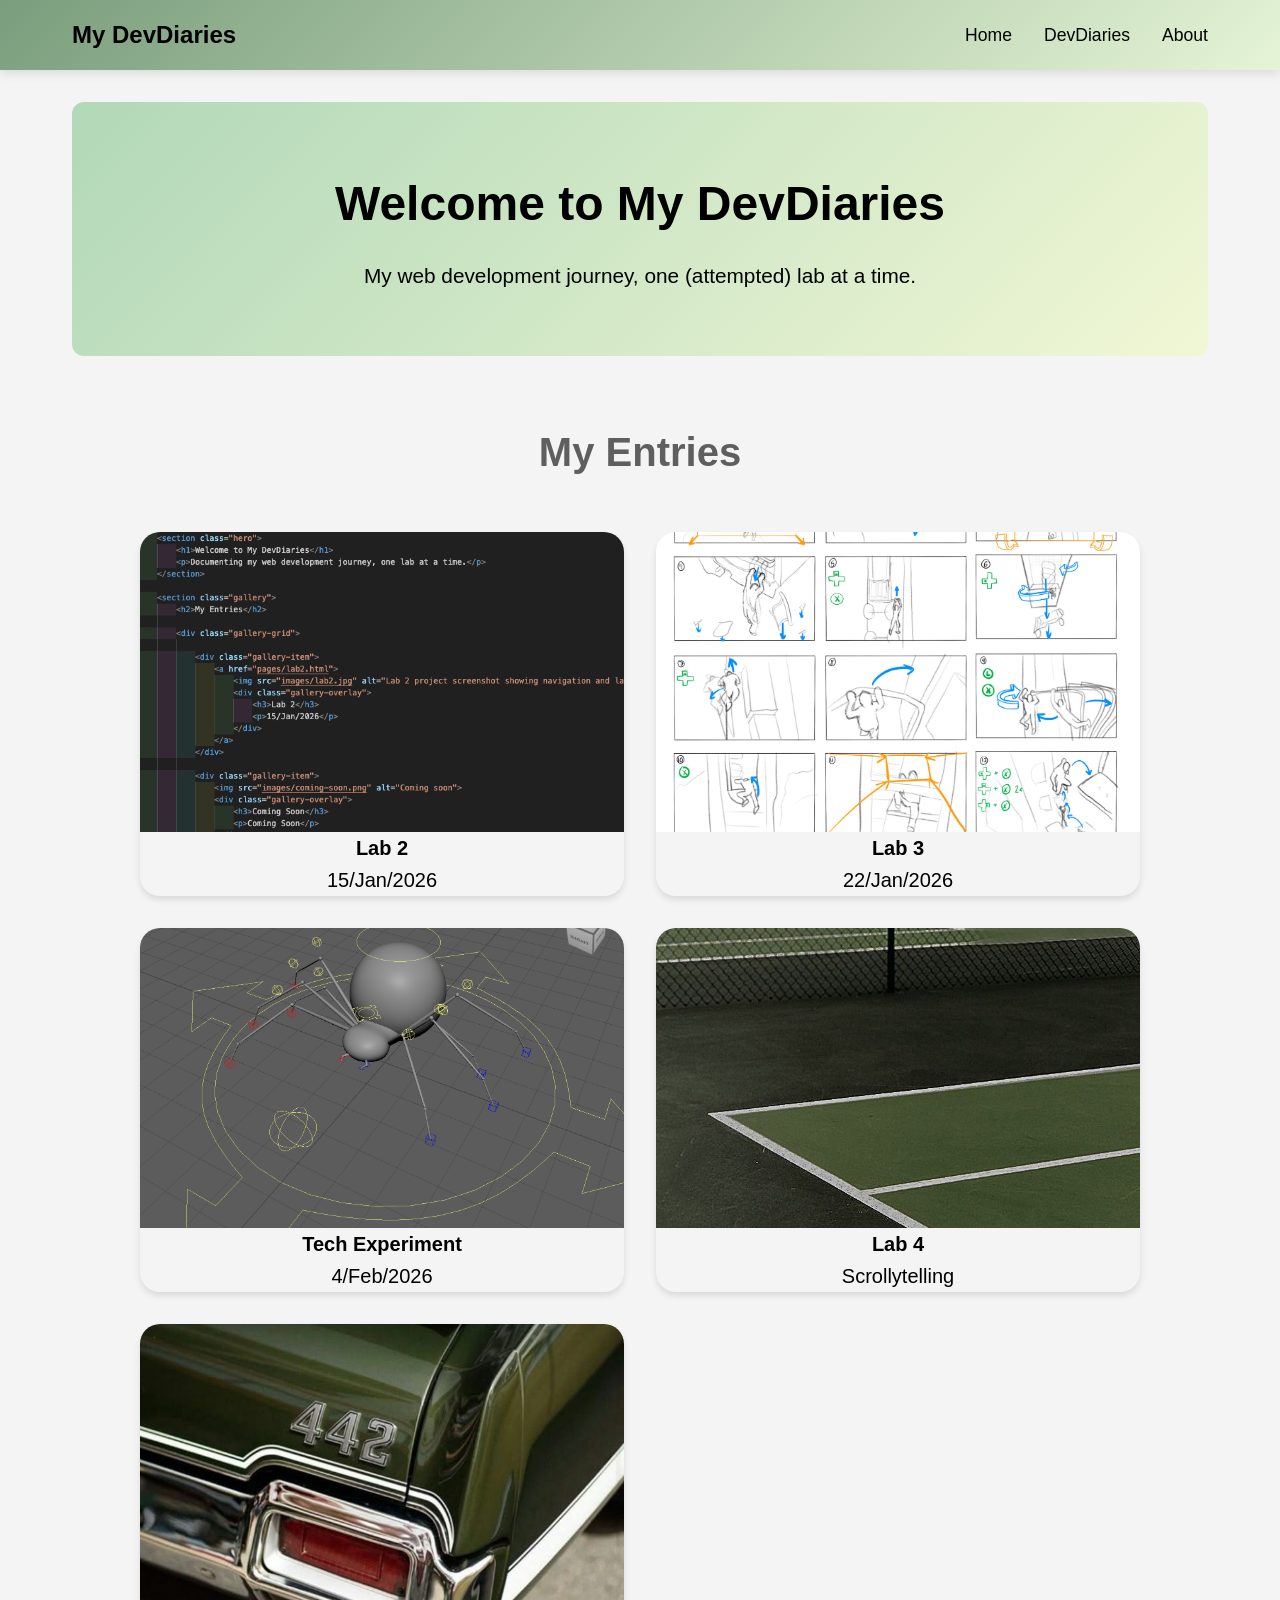
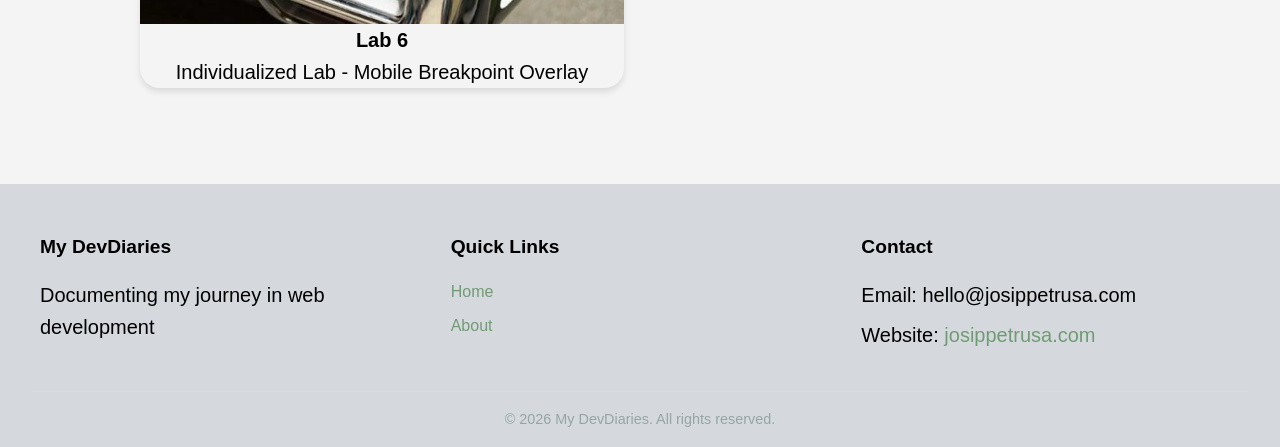
<file: index.html>
<!DOCTYPE html>
<html lang="en">

<head>
    <meta charset="UTF-8">
    <meta name="viewport" content="width=device-width, initial-scale=1.0">
    <title>Jo's Website</title>
    <link rel="stylesheet" href="style.css">
    <link rel="preconnect" href="https://fonts.googleapis.com">
    <link rel="preconnect" href="https://fonts.gstatic.com" crossorigin>
    <link
        href="https://fonts.googleapis.com/css2?family=Alice&family=Roboto+Condensed:ital,wght@0,100..900;1,100..900&display=swap"
        rel="stylesheet">
    <script defer src="js/include.js"></script>
</head>

<body>
    <div data-include="components/header.html"></div>
    <main>
        <section class="hero">
            <h1>Welcome to My DevDiaries</h1>
            <p>My web development journey, one (attempted) lab at a time.</p>
        </section>

        <section class="gallery">
            <h2>My Entries</h2>

            <div class="gallery-grid">

                <div class="gallery-item">
                    <a href="pages/lab2.html">
                        <img src="images/lab-2.png" alt="Lab 2 project screenshot showing navigation and layout">
                        <div class="gallery-overlay">
                            <h3>Lab 2</h3>
                            <p>15/Jan/2026</p>
                        </div>
                    </a>
                </div>

                <div class="gallery-item">
                    <a href="pages/lab3.html">
                        <img src="images/uncharted_storyboard.jpg"
                            alt="Lab 3 project screenshot showing storyboard examples">
                        <div class="gallery-overlay">
                            <h3>Lab 3</h3>
                            <p>22/Jan/2026</p>
                        </div>
                    </a>
                </div>

                <div class="gallery-item">
                    <a href="pages/TechExpt.html">
                        <img src="images/MayaSpider.png" alt="Tech Experiment project screenshot showing Maya rig">
                        <div class="gallery-overlay">
                            <h3>Tech Experiment</h3>
                            <p>4/Feb/2026</p>
                        </div>
                    </a>
                </div>

                <div class="gallery-item">
                    <a href="pages/lab4.html">
                        <img src="images/coming-soon-3.jpg" alt="Lab 4">
                        <div class="gallery-overlay">
                            <h3>Lab 4</h3>
                            <p>Scrollytelling</p>
                        </div>
                    </a>
                </div>

                <div class="gallery-item">
                    <a href="pages/lab6.html">
                        <img src="images/coming-soon-1.jpg" alt="Lab 6">
                        <div class="gallery-overlay">
                            <h3>Lab 6</h3>
                            <p>Individualized Lab - Mobile Breakpoint Overlay</p>
                        </div>
                    </a>
                </div>


            </div>
        </section>

    </main>
    <div data-include="components/footer.html"></div>
</body>

</html>
</file>
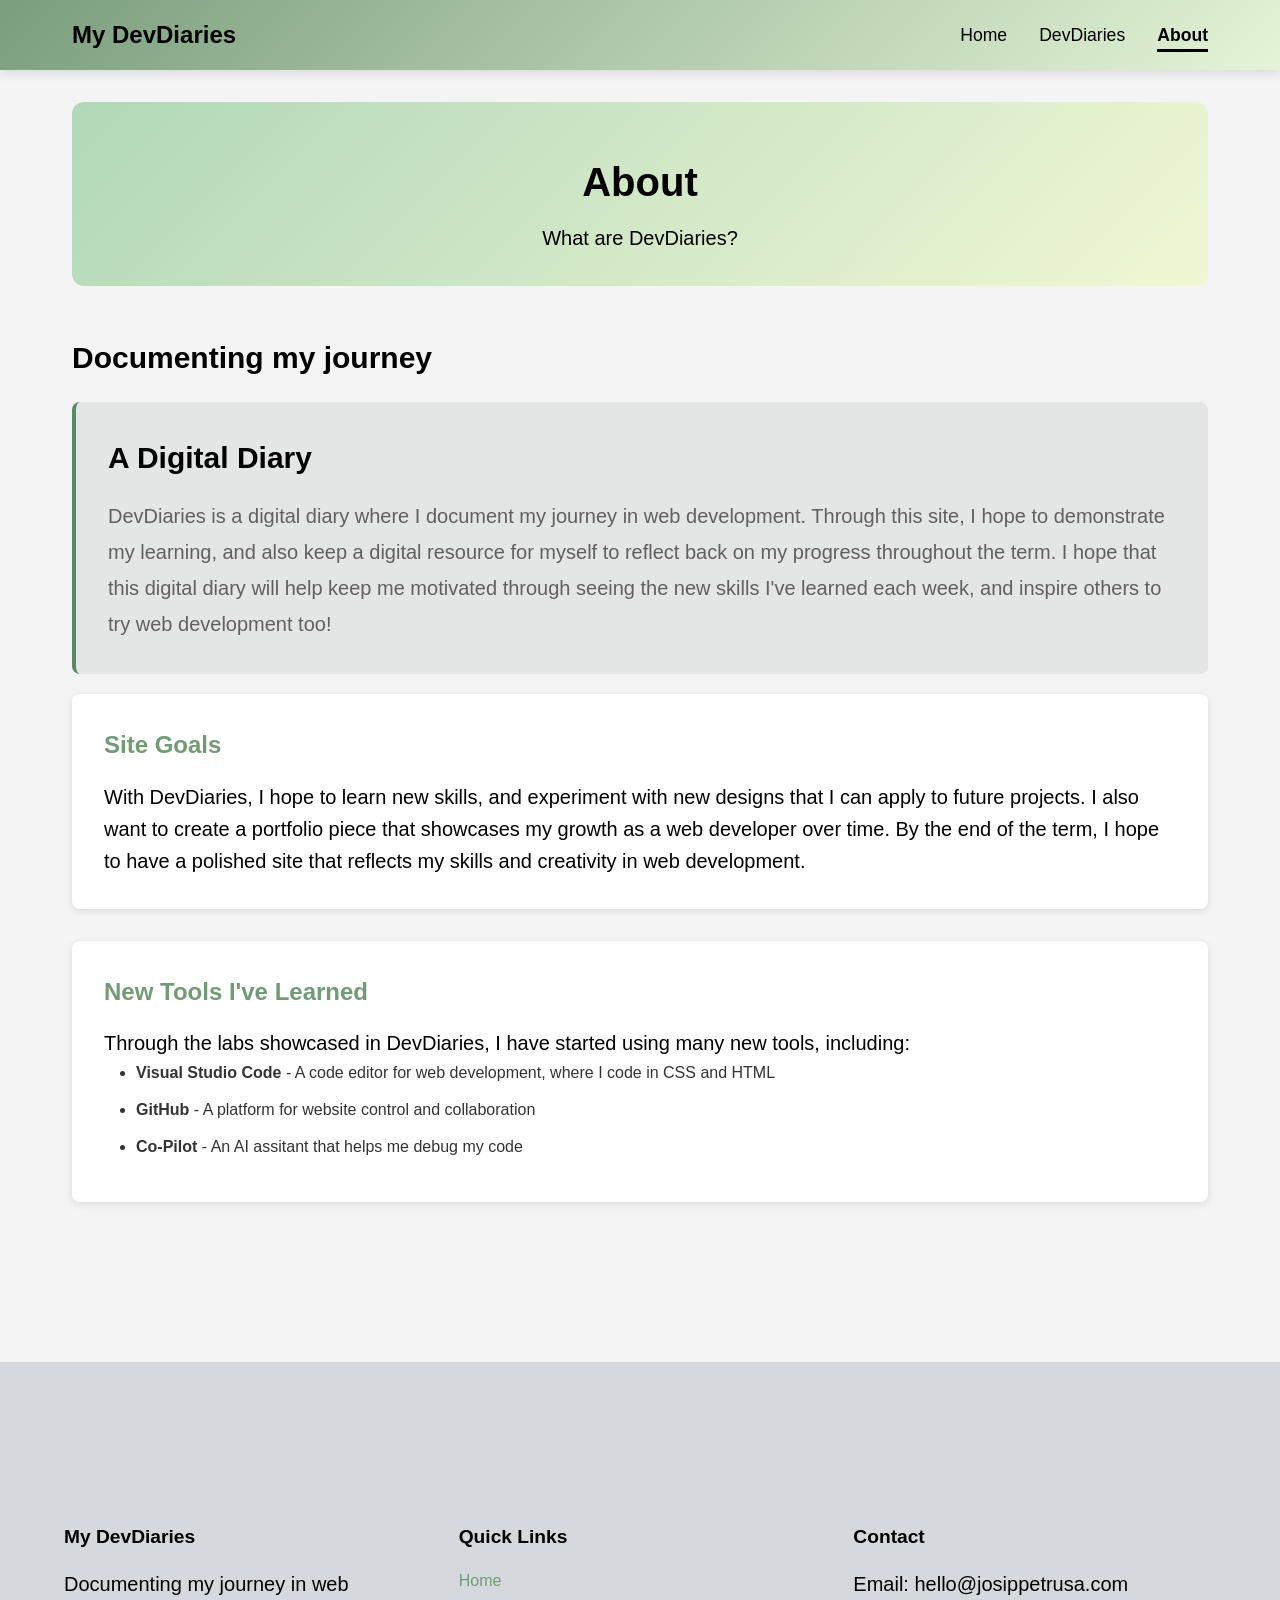
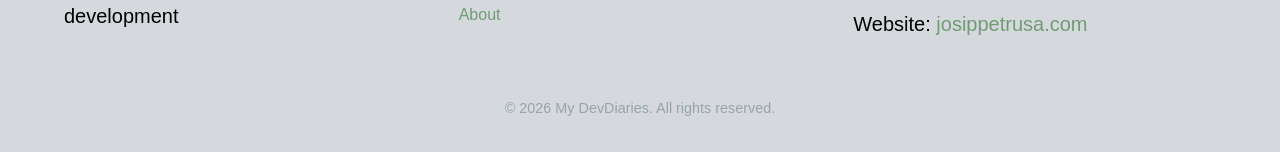
<file: pages/about.html>
<!DOCTYPE html>
<html lang="en">

<head>
    <meta charset="UTF-8">
    <meta name="viewport" content="width=device-width, initial-scale=1.0">
    <title>About</title>
    <link rel="stylesheet" href="../style.css">
    <script defer src="../js/include.js"></script>
</head>

<body>
    <div data-include="../components/header.html"></div>
    <main>
        <section class="lab-header">
            <h1>About</h1>
            <p>What are DevDiaries?</p>
        </section>
        <section class="lab-content">
            <h2>Documenting my journey</h2>
            <section class="lab-reflection">
                <h2>A Digital Diary</h2>
                <p>DevDiaries is a digital diary where I document my journey in web development. Through this site, I
                    hope to demonstrate my learning, and also keep a digital resource for myself to reflect back on my
                    progress throughout the term. I hope that this digital diary will help keep me motivated through
                    seeing the new skills I've learned each week, and inspire others to try web development too!</p>
            </section>

            <div class="learning-section">
                <h3>Site Goals</h3>
                <p>With DevDiaries, I hope to learn new skills, and experiment with new designs that I can apply to
                    future projects. I also want to create a portfolio piece that showcases my growth as a web developer
                    over time. By the end of the term, I hope to have a polished site that reflects my skills and
                    creativity in web development.
                </p>
            </div>
            <div class="learning-section">
                <h3>New Tools I've Learned</h3>
                <p>Through the labs showcased in DevDiaries, I have started using many new tools, including:</p>
                <ul>
                    <li><strong>Visual Studio Code</strong> - A code editor for web development, where I code in CSS and
                        HTML</li>
                    <li><strong>GitHub</strong> - A platform for website control and collaboration</li>
                    <li><strong>Co-Pilot</strong> - An AI assitant that helps me debug my code</li>
                </ul>
            </div>
    </main>
    <footer>
        <div data-include="../components/footer.html"></div>
</body>

</html>
</file>
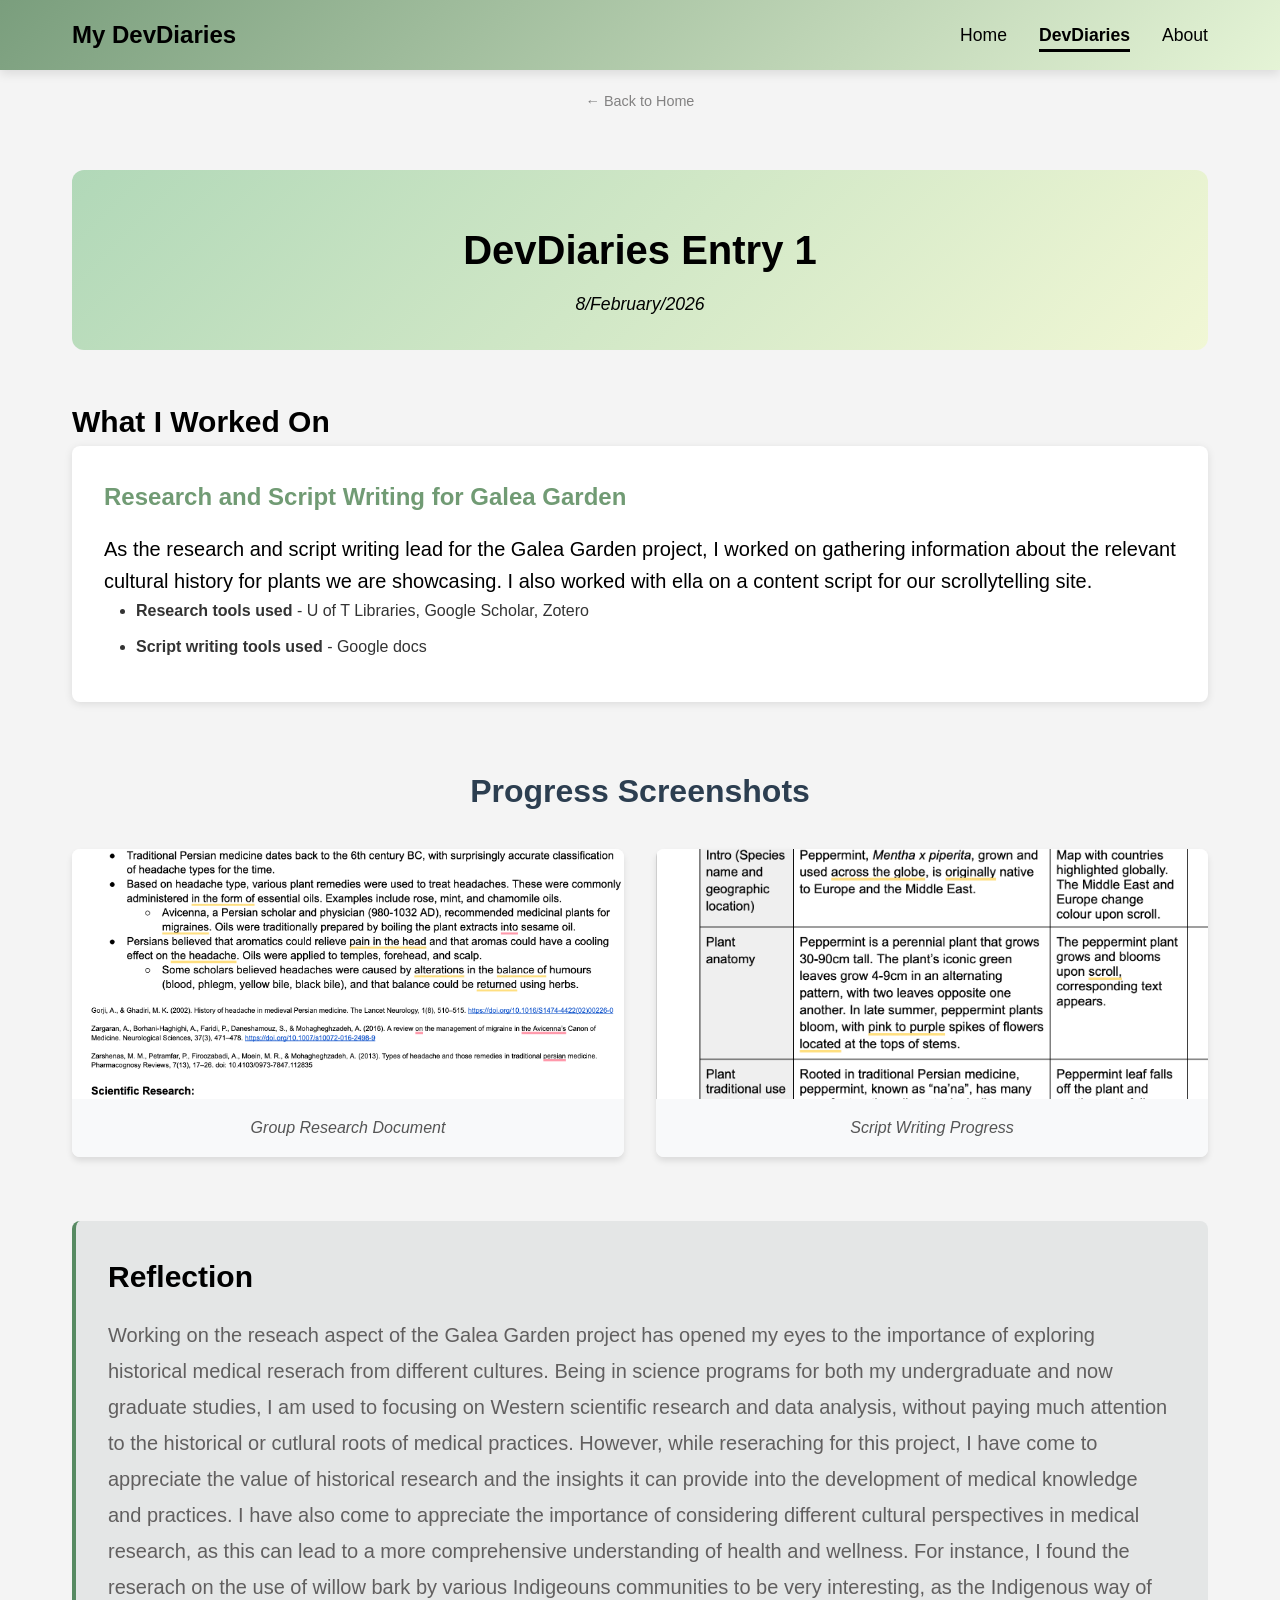
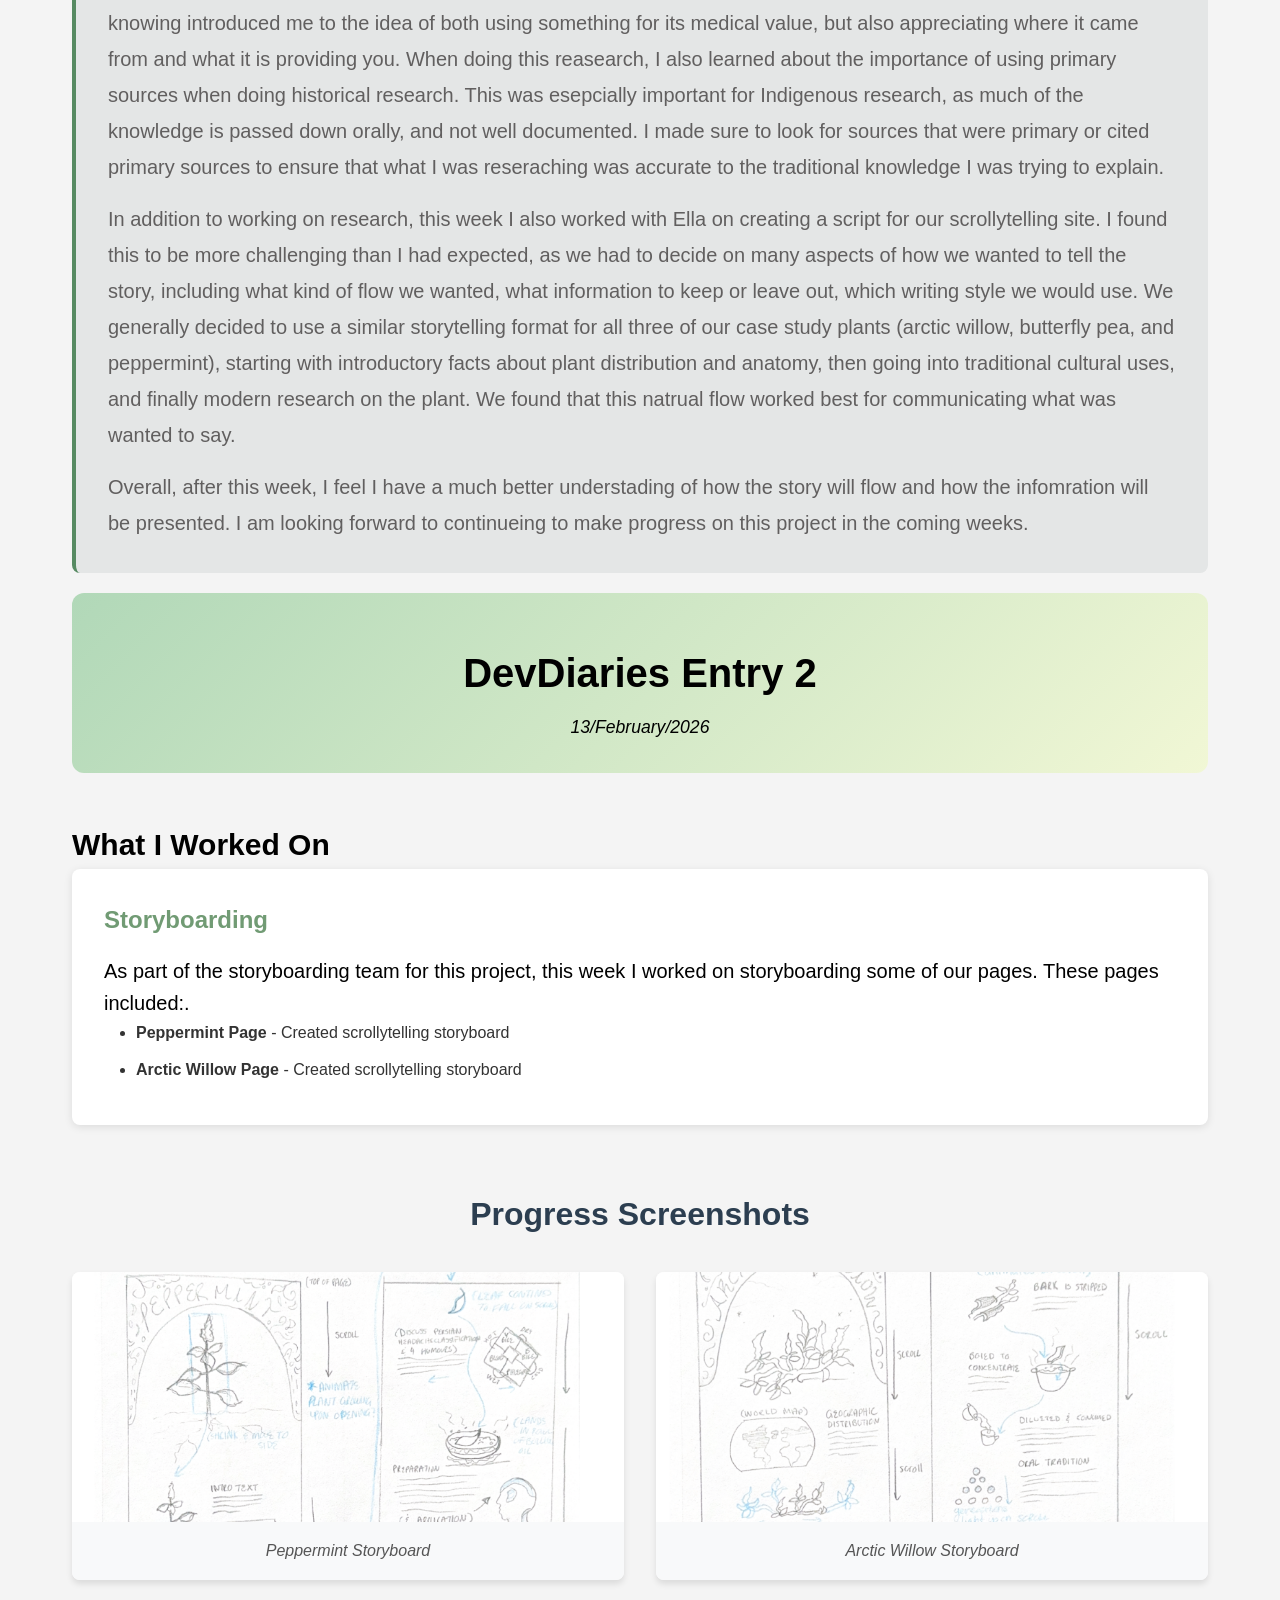
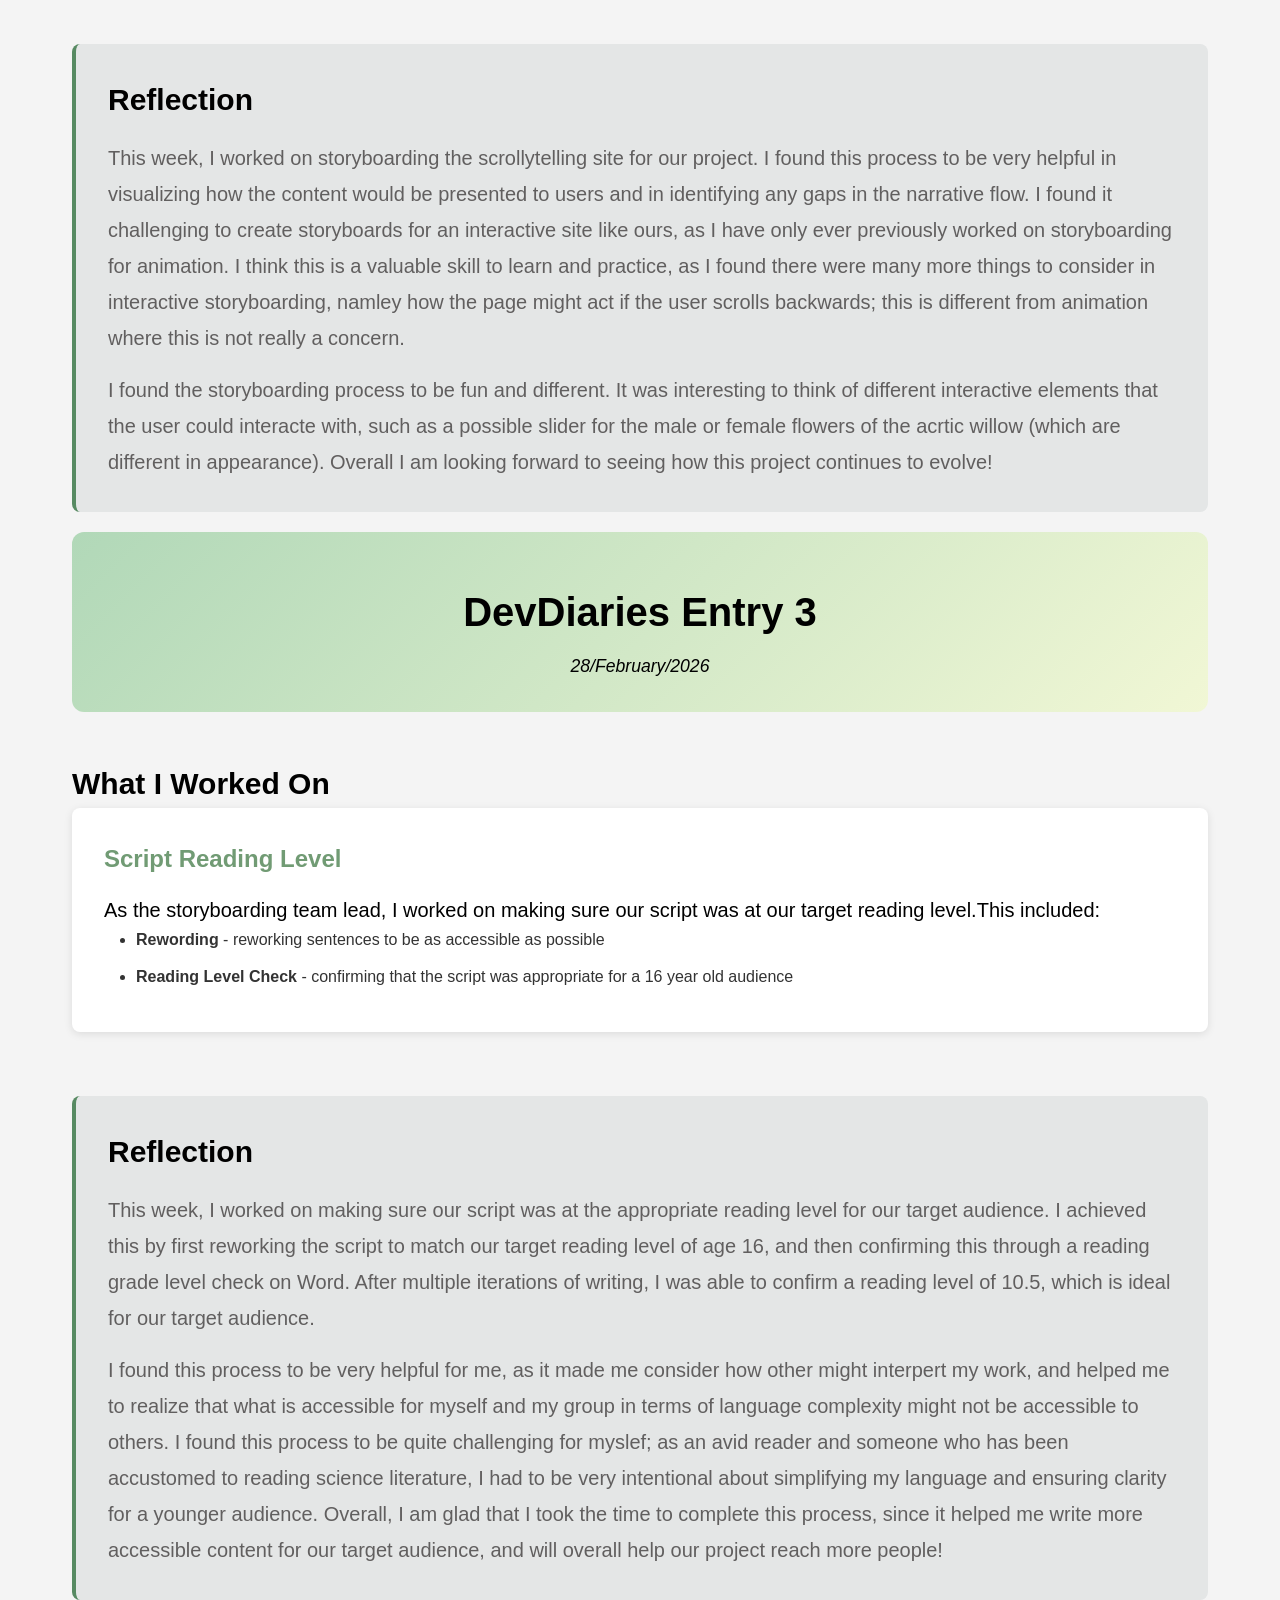
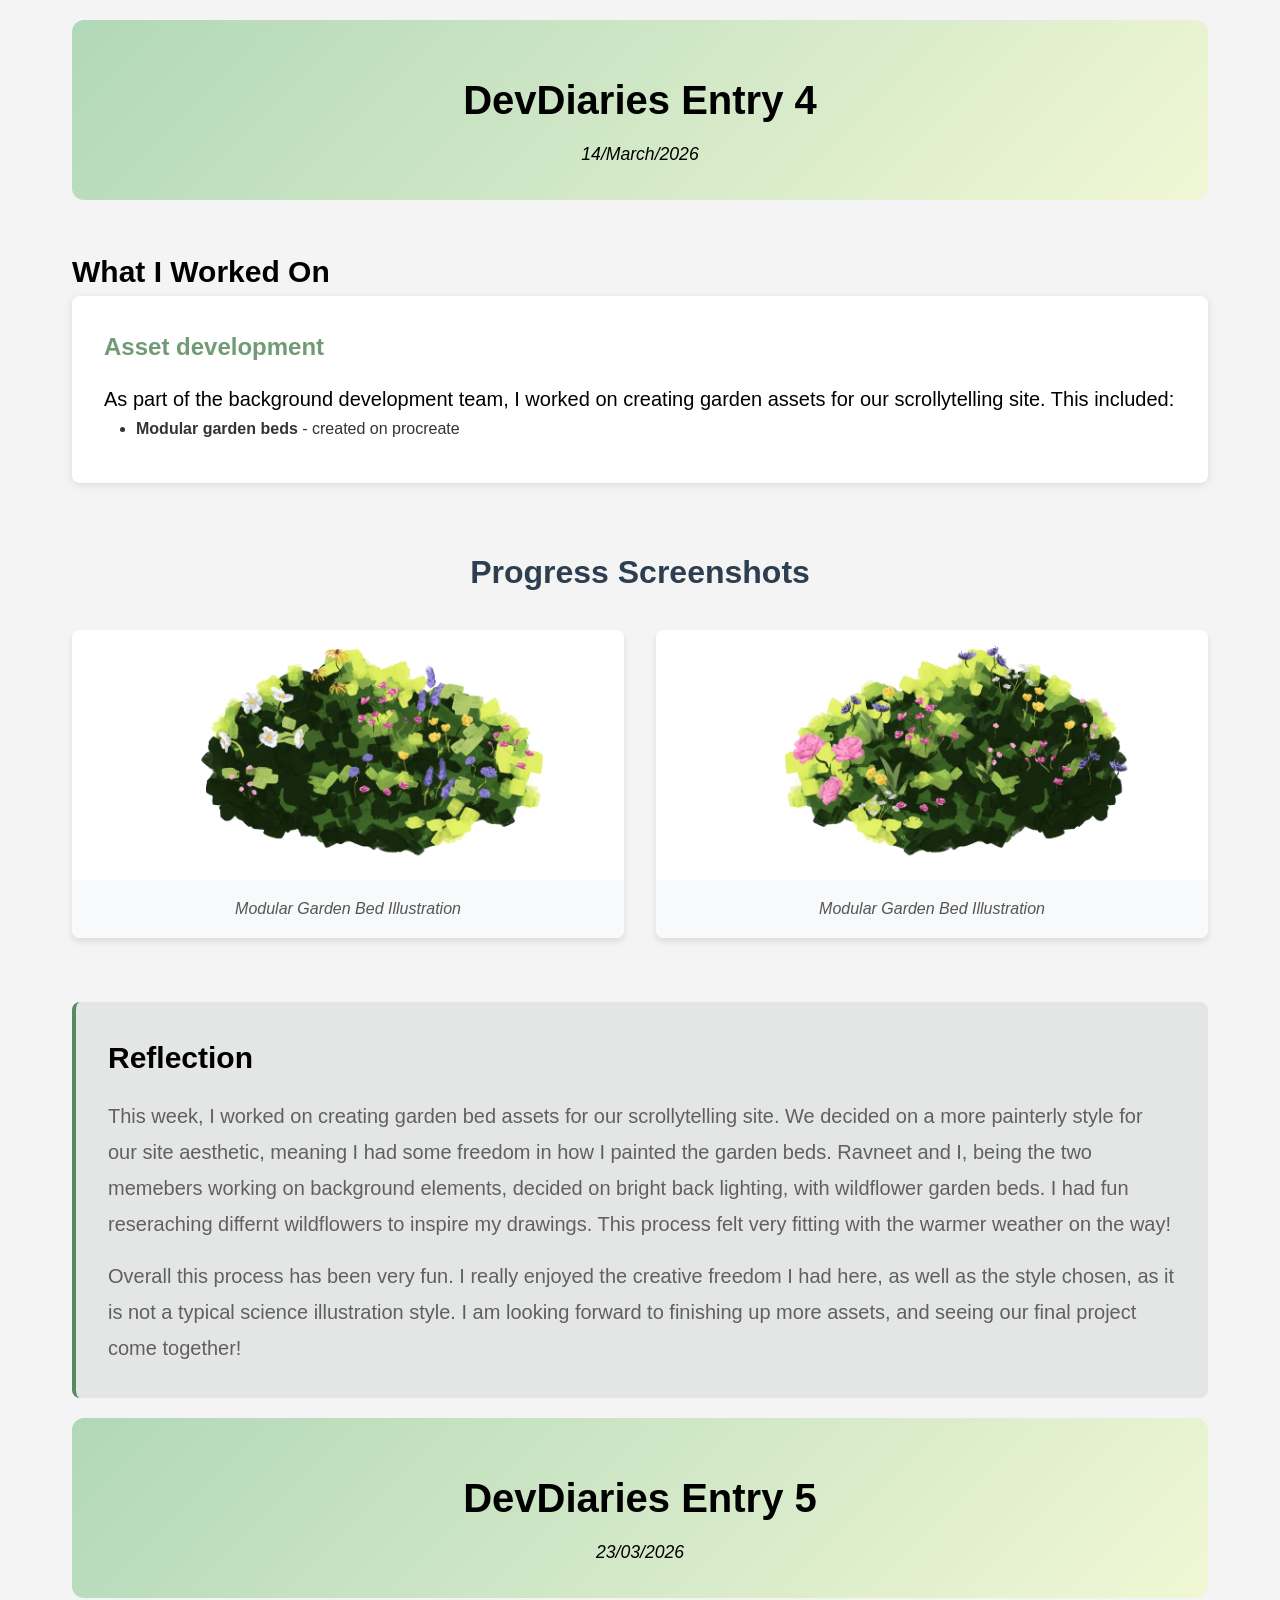
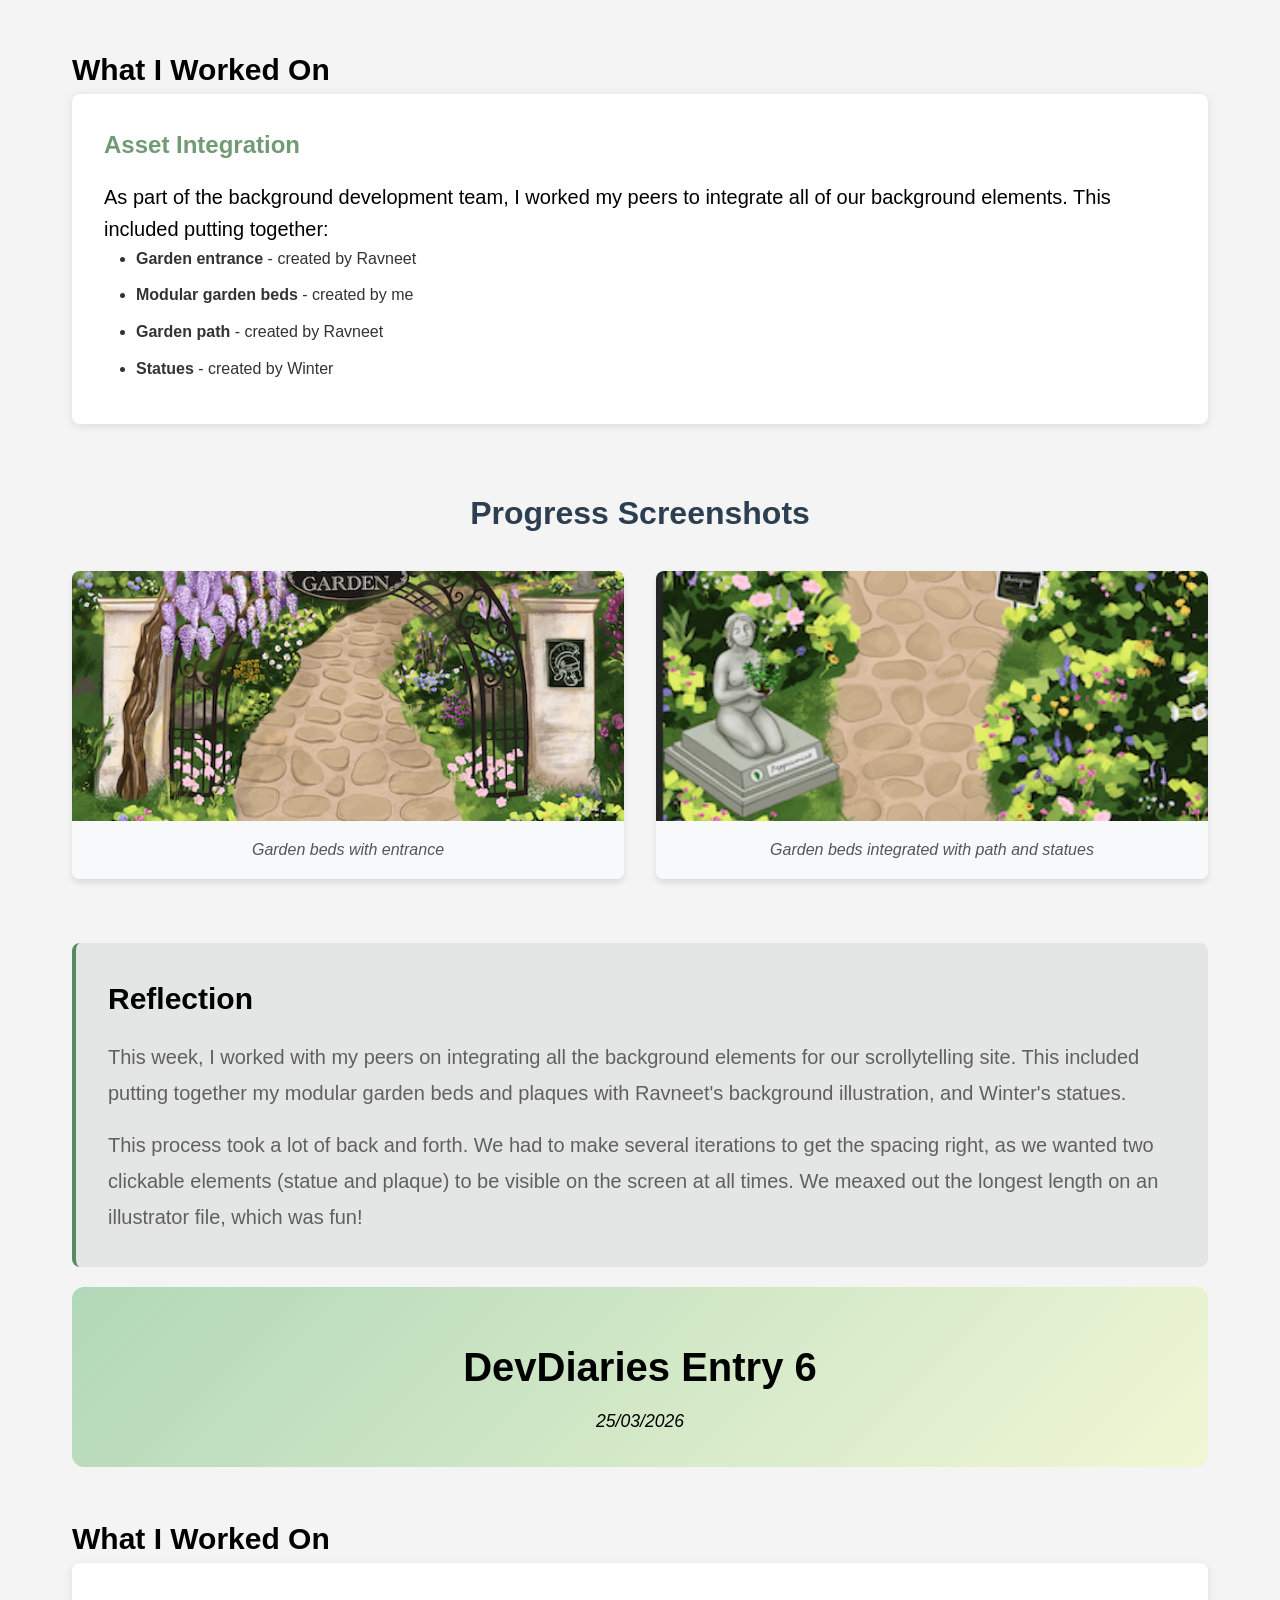
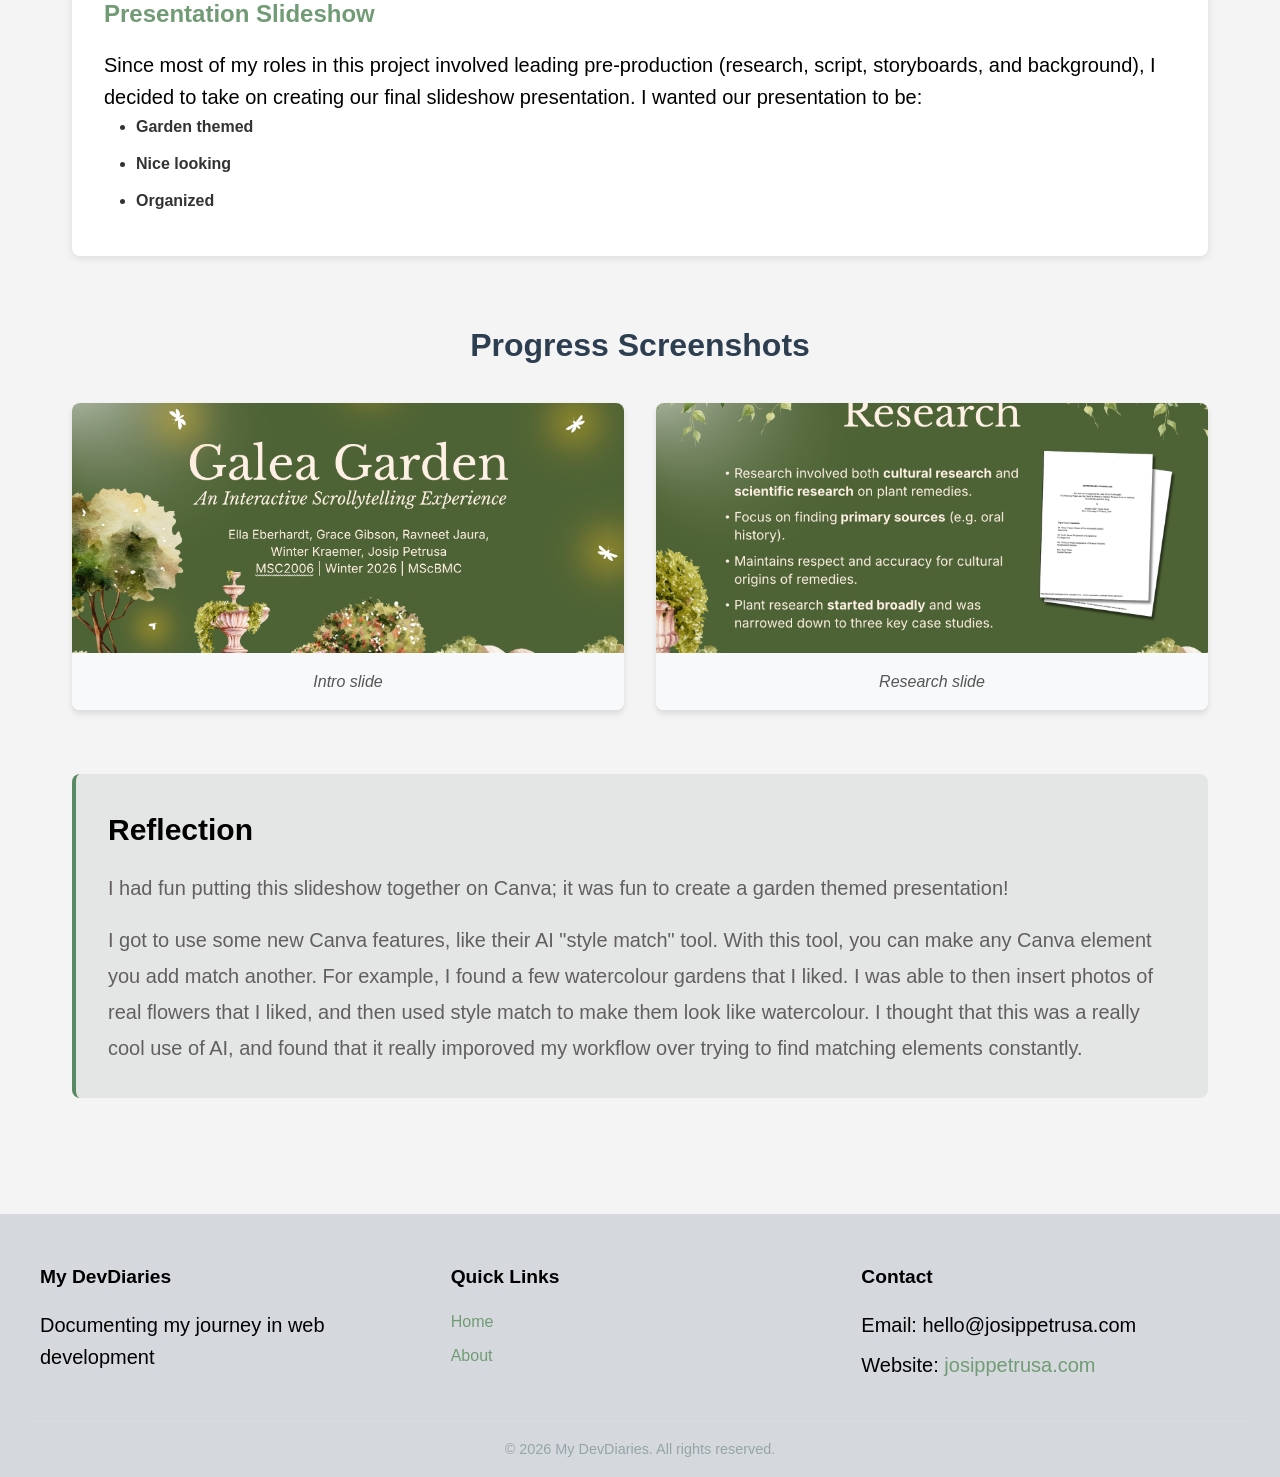
<file: pages/DevDiaries.html>
<!DOCTYPE html>
<html lang="en">

<head>
    <meta charset="UTF-8">
    <meta name="viewport" content="width=device-width, initial-scale=1.0">
    <title>DevDiaries</title>
    <link rel="stylesheet" href="../style.css">
    <script defer src="../js/include.js"></script>
</head>

<body>
    <div data-include="../components/header.html"></div>
    <nav class="breadcrumb">
        <a href="../index.html">← Back to Home</a>
    </nav>

    <main>
        <section class="lab-header">
            <h1>DevDiaries Entry 1</h1>
            <p class="lab-date">8/February/2026</p>
        </section>

        <section class="lab-content">
            <h2>What I Worked On</h2>

            <div class="learning-section">
                <h3>Research and Script Writing for Galea Garden</h3>
                <p>As the research and script writing lead for the Galea Garden project, I worked on gathering
                    information about the relevant cultural history for plants we are showcasing. I also worked with
                    ella on a content script for our scrollytelling site.</p>
                <ul>
                    <li><strong>Research tools used</strong> - U of T Libraries, Google Scholar, Zotero</li>
                    <li><strong>Script writing tools used</strong> - Google docs</li>
                </ul>
            </div>

        </section>

        <section class="lab-images">
            <h2>Progress Screenshots</h2>

            <div class="screenshot-grid">
                <figure>
                    <img src="../images/Research.png"
                        alt="Shows a screenshot of my research notes on the use of willow bark by Indigenous communities, including information on the traditional uses of willow bark, the active compounds in willow bark, and the modern medical applications of willow bark">
                    <figcaption>Group Research Document</figcaption>
                </figure>

                <figure>
                    <img src="../images/Script.png"
                        alt="Shows a screenshot of the script writing document for our scrollytelling site, which includes an outline of the content and flow of the site, as well as specific information about the plants we are showcasing and their cultural significance">
                    <figcaption>Script Writing Progress</figcaption>
                </figure>

            </div>
        </section>

        <section class="lab-reflection">
            <h2>Reflection</h2>
            <p>Working on the reseach aspect of the Galea Garden project has opened my eyes to the importance of
                exploring historical medical reserach from different cultures. Being in science programs for both my
                undergraduate and now graduate studies, I am used to focusing on Western scientific research and data
                analysis, without paying much attention to the historical or cutlural roots of medical practices.
                However, while
                reseraching for this project, I have come to appreciate the value of historical research and the
                insights it can provide into the development of medical knowledge and practices. I have also come to
                appreciate the importance of considering different cultural perspectives in medical research, as this
                can lead to a more
                comprehensive understanding of health and wellness. For instance, I found the reserach on the use of
                willow bark by various Indigeouns communities to be very interesting, as the Indigenous way of knowing
                introduced me to the idea of both using something for its medical value, but also appreciating where it
                came from and what it is providing you. When doing this reasearch, I also learned about the importance
                of using primary sources when doing historical research. This was esepcially important for Indigenous
                research, as much of the knowledge is passed down orally, and not well documented. I made sure to look
                for sources that were primary or cited primary sources to ensure that what I was reseraching was
                accurate to the traditional knowledge I was trying to explain.</p>

            <p>In addition to working on research, this week I also worked with Ella on creating a script for our
                scrollytelling site. I found this to be more challenging than I had expected, as we had to decide on
                many aspects of how we wanted to tell the story, including what kind of flow we wanted, what information
                to keep or leave out, which writing style we would use. We generally decided to use a similar
                storytelling format for all three of our case study plants (arctic willow, butterfly pea, and
                peppermint), starting with introductory facts about plant distribution and anatomy, then going into
                traditional cultural uses, and finally modern research on the plant. We found that this natrual flow
                worked best for communicating what was wanted to say.</p>

            <p> Overall, after this week, I feel I have a much better understading of how the story will flow and how
                the infomration will be presented. I am looking forward to continueing to make progress on this project
                in the coming weeks.</p>
        </section>
        <section class="lab-header">
            <h1>DevDiaries Entry 2</h1>
            <p class="lab-date">13/February/2026</p>
        </section>
        <section class="lab-content">
            <h2>What I Worked On</h2>

            <div class="learning-section">
                <h3>Storyboarding</h3>
                <p>As part of the storyboarding team for this project, this week I worked on storyboarding some of our
                    pages. These pages included:.</p>
                <ul>
                    <li><strong>Peppermint Page</strong> - Created scrollytelling storyboard</li>
                    <li><strong>Arctic Willow Page</strong> - Created scrollytelling storyboard</li>
                </ul>
            </div>

        </section>

        <section class="lab-images">
            <h2>Progress Screenshots</h2>

            <div class="screenshot-grid">
                <figure>
                    <img src="../images/Peppermint_Storyboard.png"
                        alt="Screenshot of storyboard for the peppermint page of our scrollytelling site, which includes various panels showing the flow of the story and the user experience, including text and visual elements that will be included on the page">
                    <figcaption>Peppermint Storyboard</figcaption>
                </figure>

                <figure>
                    <img src="../images/Willow_Storyboard.png"
                        alt="Screenshot of storyboard for the arctic willow page of our scrollytelling site, which includes various panels showing the flow of the story and the user experience, including text and visual elements that will be included on the page">
                    <figcaption>Arctic Willow Storyboard</figcaption>
                </figure>

            </div>
        </section>

        <section class="lab-reflection">
            <h2>Reflection</h2>
            <p>This week, I worked on storyboarding the scrollytelling site for our project. I found this process to be
                very helpful in visualizing how the content would be presented to users and in identifying any gaps in
                the narrative flow. I found it challenging to create storyboards for an interactive site like ours, as I
                have only ever previously worked on storyboarding for animation. I think this is a valuable skill to
                learn and practice, as I found there were many more things to consider in interactive storyboarding,
                namley how the page might act if the user scrolls backwards; this is different from animation where this
                is not really a concern. </p>

            <p>I found the storyboarding process to be fun and different. It was interesting to think of different
                interactive elements that the user could interacte with, such as a possible slider for the male or
                female flowers of the acrtic willow (which are different in appearance). Overall I am looking forward to
                seeing how this project continues to evolve!</p>
        </section>

        <section class="lab-header">
            <h1>DevDiaries Entry 3</h1>
            <p class="lab-date">28/February/2026</p>
        </section>
        <section class="lab-content">
            <h2>What I Worked On</h2>

            <div class="learning-section">
                <h3>Script Reading Level</h3>
                <p>As the storyboarding team lead, I worked on making sure our script was at our target reading
                    level.This
                    included:</p>
                <ul>
                    <li><strong>Rewording</strong> - reworking sentences to be as accessible as possible</li>
                    <li><strong>Reading Level Check</strong> - confirming that the script was appropriate for a 16 year
                        old
                        audience</li>
                </ul>
            </div>

        </section>

        <section class="lab-reflection">
            <h2>Reflection</h2>
            <p>This week, I worked on making sure our script was at the appropriate reading level for our target
                audience. I
                achieved this by first reworking the script to match our target reading level of age 16, and then
                confirming
                this through a reading grade level check on Word. After multiple iterations of writing, I was able to
                confirm a reading level of 10.5, which is ideal for our target audience. </p>

            <p>I found this process to be very helpful for me, as it made me consider how other might interpert my work,
                and
                helped me to realize that what is accessible for myself and my group in terms of language complexity
                might
                not be accessible to others. I found this process to be quite challenging for myslef; as an avid reader
                and
                someone who has been accustomed to reading science literature, I had to be very intentional about
                simplifying my language and ensuring clarity for a younger audience. Overall, I am glad that I took the
                time
                to complete this process, since it helped me write more accessible content for our target audience, and
                will
                overall help our project reach more people!</p>
        </section>

        <section class="lab-header">
            <h1>DevDiaries Entry 4</h1>
            <p class="lab-date">14/March/2026</p>
        </section>
        <section class="lab-content">
            <h2>What I Worked On</h2>

            <div class="learning-section">
                <h3>Asset development</h3>
                <p>As part of the background development team, I worked on creating garden assets for our scrollytelling
                    site. This included:</p>
                <ul>
                    <li><strong>Modular garden beds</strong> - created on procreate</li>
                </ul>
            </div>

        </section>

        <section class="lab-images">
            <h2>Progress Screenshots</h2>

            <div class="screenshot-grid">
                <figure>
                    <img src="../images/Flowebed-5.png"
                        alt="Screenshot of modular garden bed design for our scrollytelling site">
                    <figcaption>Modular Garden Bed Illustration</figcaption>
                </figure>

                <figure>
                    <img src="../images/Flowebed-4.png"
                        alt="Screenshot of modular garden bed design for our scrollytelling site">
                    <figcaption>Modular Garden Bed Illustration</figcaption>
                </figure>

            </div>
        </section>

        <section class="lab-reflection">
            <h2>Reflection</h2>
            <p>This week, I worked on creating garden bed assets for our scrollytelling site. We decided on a more
                painterly style for our site aesthetic, meaning I had some freedom in how I painted the garden beds.
                Ravneet and I, being the two memebers working on background elements, decided on bright back lighting,
                with wildflower garden beds. I had fun reseraching differnt wildflowers to inspire my drawings. This
                process felt very fitting with the warmer weather on the way!</p>

            <p>Overall this process has been very fun. I really enjoyed the creative freedom I had here, as well as the
                style chosen, as it is not a typical science illustration style. I am looking forward to finishing up
                more assets, and seeing our final project come together!</p>
        </section>

        <section class="lab-header">
            <h1>DevDiaries Entry 5</h1>
            <p class="lab-date">23/03/2026</p>
        </section>
        <section class="lab-content">
            <h2>What I Worked On</h2>

            <div class="learning-section">
                <h3>Asset Integration</h3>
                <p>As part of the background development team, I worked my peers to integrate all of our background
                    elements. This included putting together:</p>
                <ul>
                    <li><strong>Garden entrance</strong> - created by Ravneet</li>
                    <li><strong>Modular garden beds</strong> - created by me</li>
                    <li><strong>Garden path</strong> - created by Ravneet</li>
                    <li><strong>Statues</strong> - created by Winter</li>
                </ul>
            </div>

        </section>

        <section class="lab-images">
            <h2>Progress Screenshots</h2>

            <div class="screenshot-grid">
                <figure>
                    <img src="../images/Entrance.png"
                        alt="Screenshot of modular garden bed design for our scrollytelling site">
                    <figcaption>Garden beds with entrance</figcaption>
                </figure>

                <figure>
                    <img src="../images/Statue.png"
                        alt="Screenshot of modular garden bed design for our scrollytelling site">
                    <figcaption>Garden beds integrated with path and statues</figcaption>
                </figure>

            </div>
        </section>

        <section class="lab-reflection">
            <h2>Reflection</h2>
            <p>This week, I worked with my peers on integrating all the background elements for our scrollytelling site.
                This included putting together my modular garden beds and plaques with Ravneet's background
                illustration, and
                Winter's statues. </p>

            <p>This process took a lot of back and forth. We had to make several iterations to get the spacing right, as
                we wanted two clickable elements (statue and plaque) to be visible on the screen at all times. We meaxed
                out the longest length on an illustrator file, which was fun! </p>
        </section>

        <section class="lab-header">
            <h1>DevDiaries Entry 6</h1>
            <p class="lab-date">25/03/2026</p>
        </section>
        <section class="lab-content">
            <h2>What I Worked On</h2>

            <div class="learning-section">
                <h3>Presentation Slideshow</h3>
                <p>Since most of my roles in this project involved leading pre-production (research, script,
                    storyboards, and background), I decided to take on creating our final slideshow presentation. I
                    wanted our presentation to be:</p>
                <ul>
                    <li><strong>Garden themed</strong> </li>
                    <li><strong>Nice looking</strong> </li>
                    <li><strong>Organized</strong> </li>
                </ul>
            </div>

        </section>

        <section class="lab-images">
            <h2>Progress Screenshots</h2>

            <div class="screenshot-grid">
                <figure>
                    <img src="../images/Slide-1.png"
                        alt="Screenshot of modular garden bed design for our scrollytelling site">
                    <figcaption>Intro slide</figcaption>
                </figure>

                <figure>
                    <img src="../images/Slide-2.png"
                        alt="Screenshot of modular garden bed design for our scrollytelling site">
                    <figcaption>Research slide</figcaption>
                </figure>

            </div>
        </section>

        <section class="lab-reflection">
            <h2>Reflection</h2>
            <p>I had fun putting this slideshow together on Canva; it was fun to create a garden themed presentation!
            </p>

            <p>I got to use some new Canva features, like their AI "style match" tool. With this tool, you can make any
                Canva element you add match another. For example, I found a few watercolour gardens that I liked. I was
                able to then insert photos of real flowers that I liked, and then used style match to make them look
                like watercolour. I thought that this was a really cool use of AI, and found that it really imporoved my
                workflow over trying to find matching elements constantly. </p>
        </section>

    </main>
    <div data-include="../components/footer.html"></div>
</body>

</html>
</file>
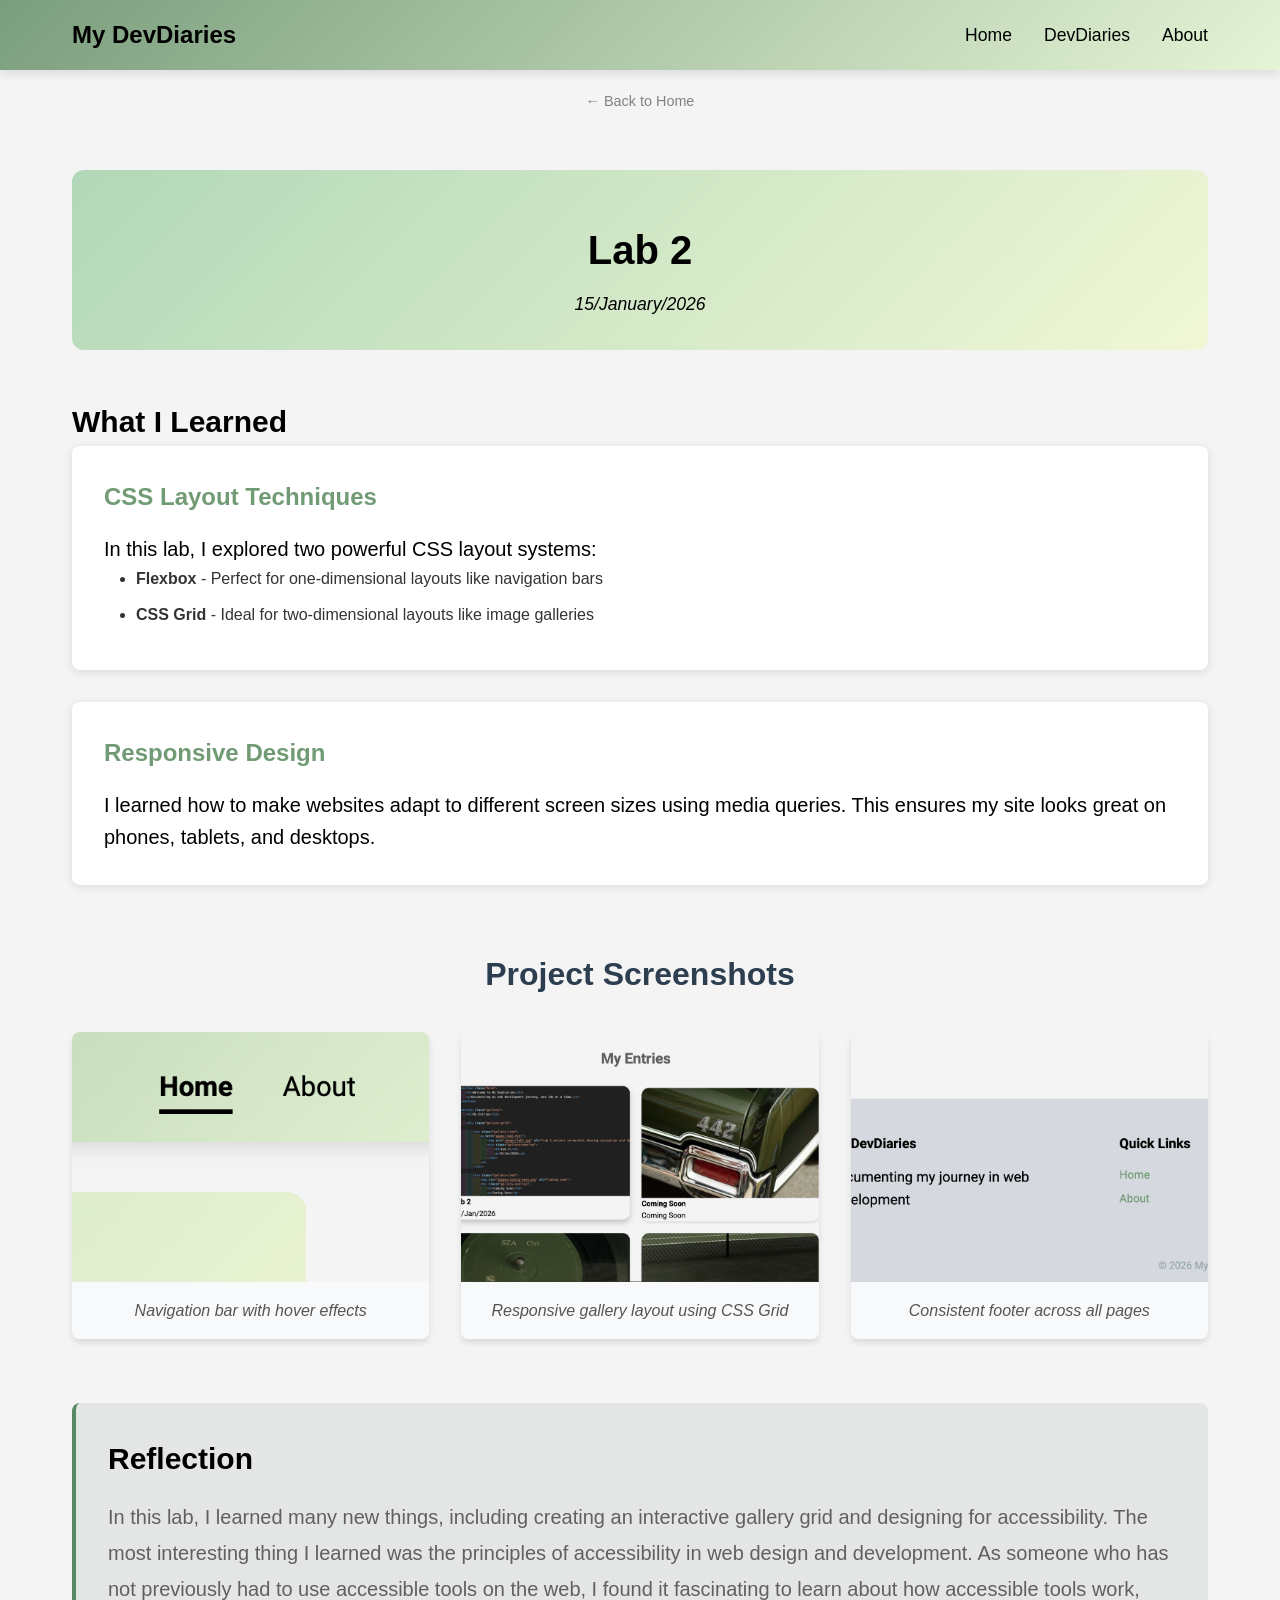
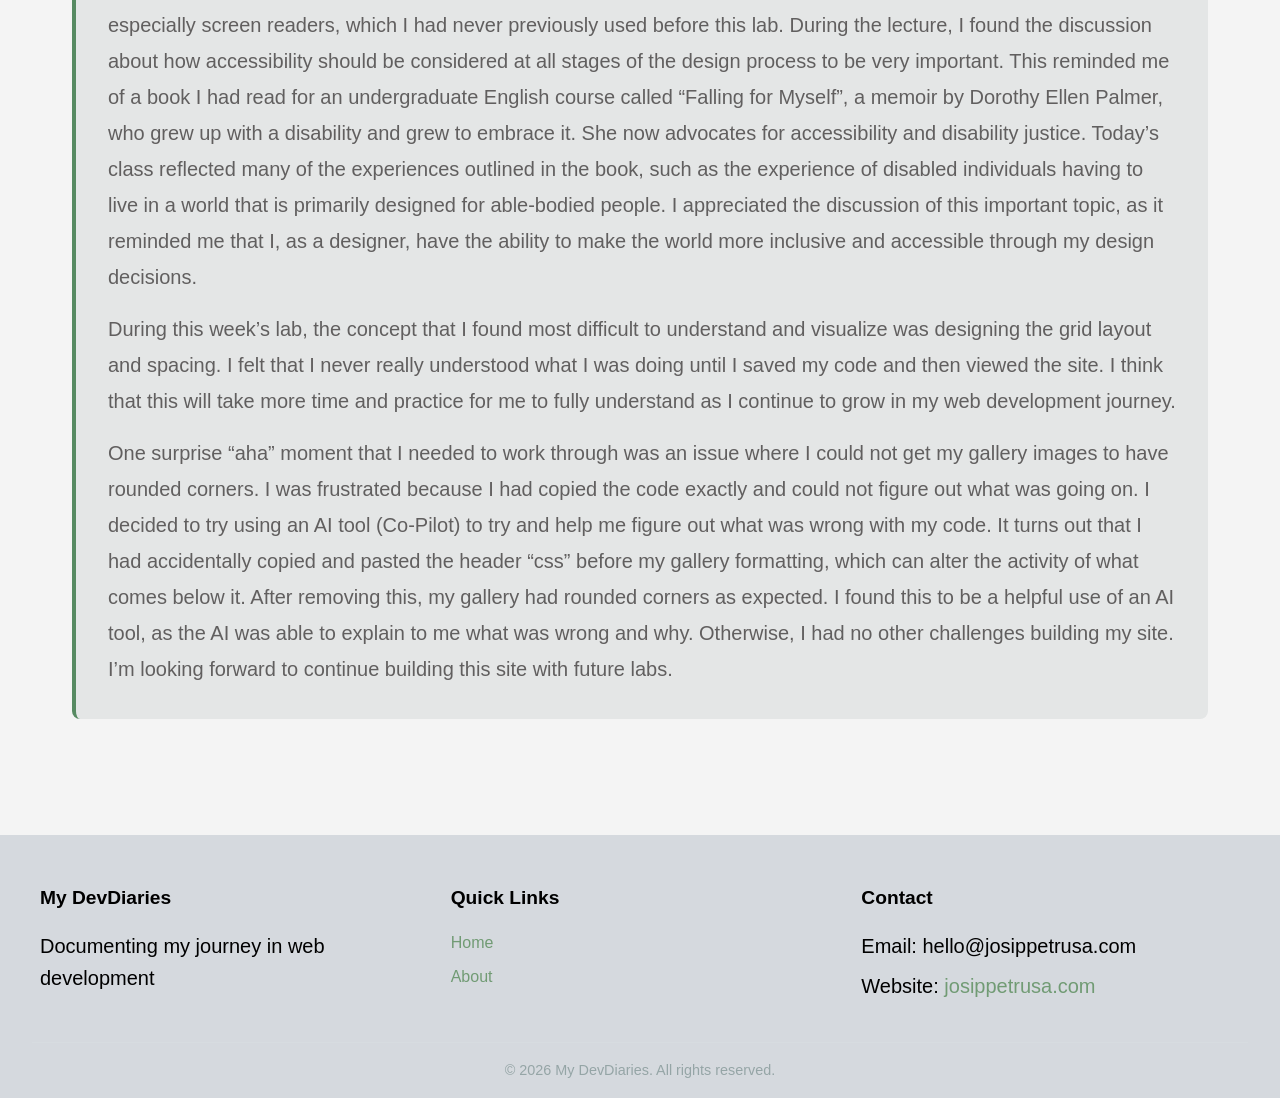
<file: pages/lab2.html>
<!DOCTYPE html>
<html lang="en">

<head>
    <meta charset="UTF-8">
    <meta name="viewport" content="width=device-width, initial-scale=1.0">
    <title>Lab 2</title>
    <link rel="stylesheet" href="../style.css">
    <script defer src="../js/include.js"></script>
</head>

<body>
    <div data-include="../components/header.html"></div>
    <nav class="breadcrumb">
        <a href="../index.html">← Back to Home</a>
    </nav>

    <main>
        <section class="lab-header">
            <h1>Lab 2</h1>
            <p class="lab-date">15/January/2026</p>
        </section>

        <section class="lab-content">
            <h2>What I Learned</h2>

            <div class="learning-section">
                <h3>CSS Layout Techniques</h3>
                <p>In this lab, I explored two powerful CSS layout systems:</p>
                <ul>
                    <li><strong>Flexbox</strong> - Perfect for one-dimensional layouts like navigation bars</li>
                    <li><strong>CSS Grid</strong> - Ideal for two-dimensional layouts like image galleries</li>
                </ul>
            </div>

            <div class="learning-section">
                <h3>Responsive Design</h3>
                <p>I learned how to make websites adapt to different screen sizes using media queries. This ensures my
                    site looks great on phones, tablets, and desktops.</p>
            </div>


        </section>

        <section class="lab-images">
            <h2>Project Screenshots</h2>

            <div class="screenshot-grid">
                <figure>
                    <img src="../images/lab-2-nav.png"
                        alt="Shows navigation bar screenshot, with green to yellow gradient background and hover effect over the two navigation options, Home and About">
                    <figcaption>Navigation bar with hover effects</figcaption>
                </figure>

                <figure>
                    <img src="../images/lab-2-gallery.png"
                        alt="Gallery grid layout image with four gallery cards, hover and drop shadow effects, with one card reading Lab 2, and the others reading coming soon. Lab 2 gallery card shows code screenshot, and toher three gallery cards have stock images of green cars, vinyl records, and tennis courts">
                    <figcaption>Responsive gallery layout using CSS Grid</figcaption>
                </figure>

                <figure>
                    <img src="../images/lab-2-footer.png"
                        alt="Website footer screenshot with grey background, black page title and green quick links">
                    <figcaption>Consistent footer across all pages</figcaption>
                </figure>
            </div>
        </section>

        <section class="lab-reflection">
            <h2>Reflection</h2>
            <p>In this lab, I learned many new things, including creating an interactive gallery grid and designing for
                accessibility. The most interesting thing I learned was the principles of accessibility in web design
                and development. As someone who has not previously had to use accessible tools on the web, I found it
                fascinating to learn about how accessible tools work, especially screen readers, which I had never
                previously used before this lab. During the lecture, I found the discussion about how accessibility
                should be considered at all stages of the design process to be very important. This reminded me of a
                book I had read for an undergraduate English course called “Falling for Myself”, a memoir by Dorothy
                Ellen Palmer, who grew up with a disability and grew to embrace it. She now advocates for accessibility
                and disability justice. Today’s class reflected many of the experiences outlined in the book, such as
                the experience of disabled individuals having to live in a world that is primarily designed for
                able-bodied people. I appreciated the discussion of this important topic, as it reminded me that I, as a
                designer, have the ability to make the world more inclusive and accessible through my design decisions.
            </p>

            <p>During this week’s lab, the concept that I found most difficult to understand and visualize was
                designing the grid layout and spacing. I felt that I never really understood what I was doing until I
                saved my code and then viewed the site. I think that this will take more time and practice for me to
                fully understand as I continue to grow in my web development journey.</p>

            <p>One surprise “aha” moment that I needed to work through was an issue where I could not get my gallery
                images to have rounded corners. I was frustrated because I had copied the code exactly and could not
                figure out what was going on. I decided to try using an AI tool (Co-Pilot) to try and help me figure out
                what was wrong with my code. It turns out that I had accidentally copied and pasted the header “css”
                before my gallery formatting, which can alter the activity of what comes below it. After removing this,
                my gallery had rounded corners as expected. I found this to be a helpful use of an AI tool, as the AI
                was able to explain to me what was wrong and why. Otherwise, I had no other challenges building my site.
                I’m looking forward to continue building this site with future labs.
            </p>
        </section>
    </main>
    <div data-include="../components/footer.html"></div>
</body>

</html>
</file>
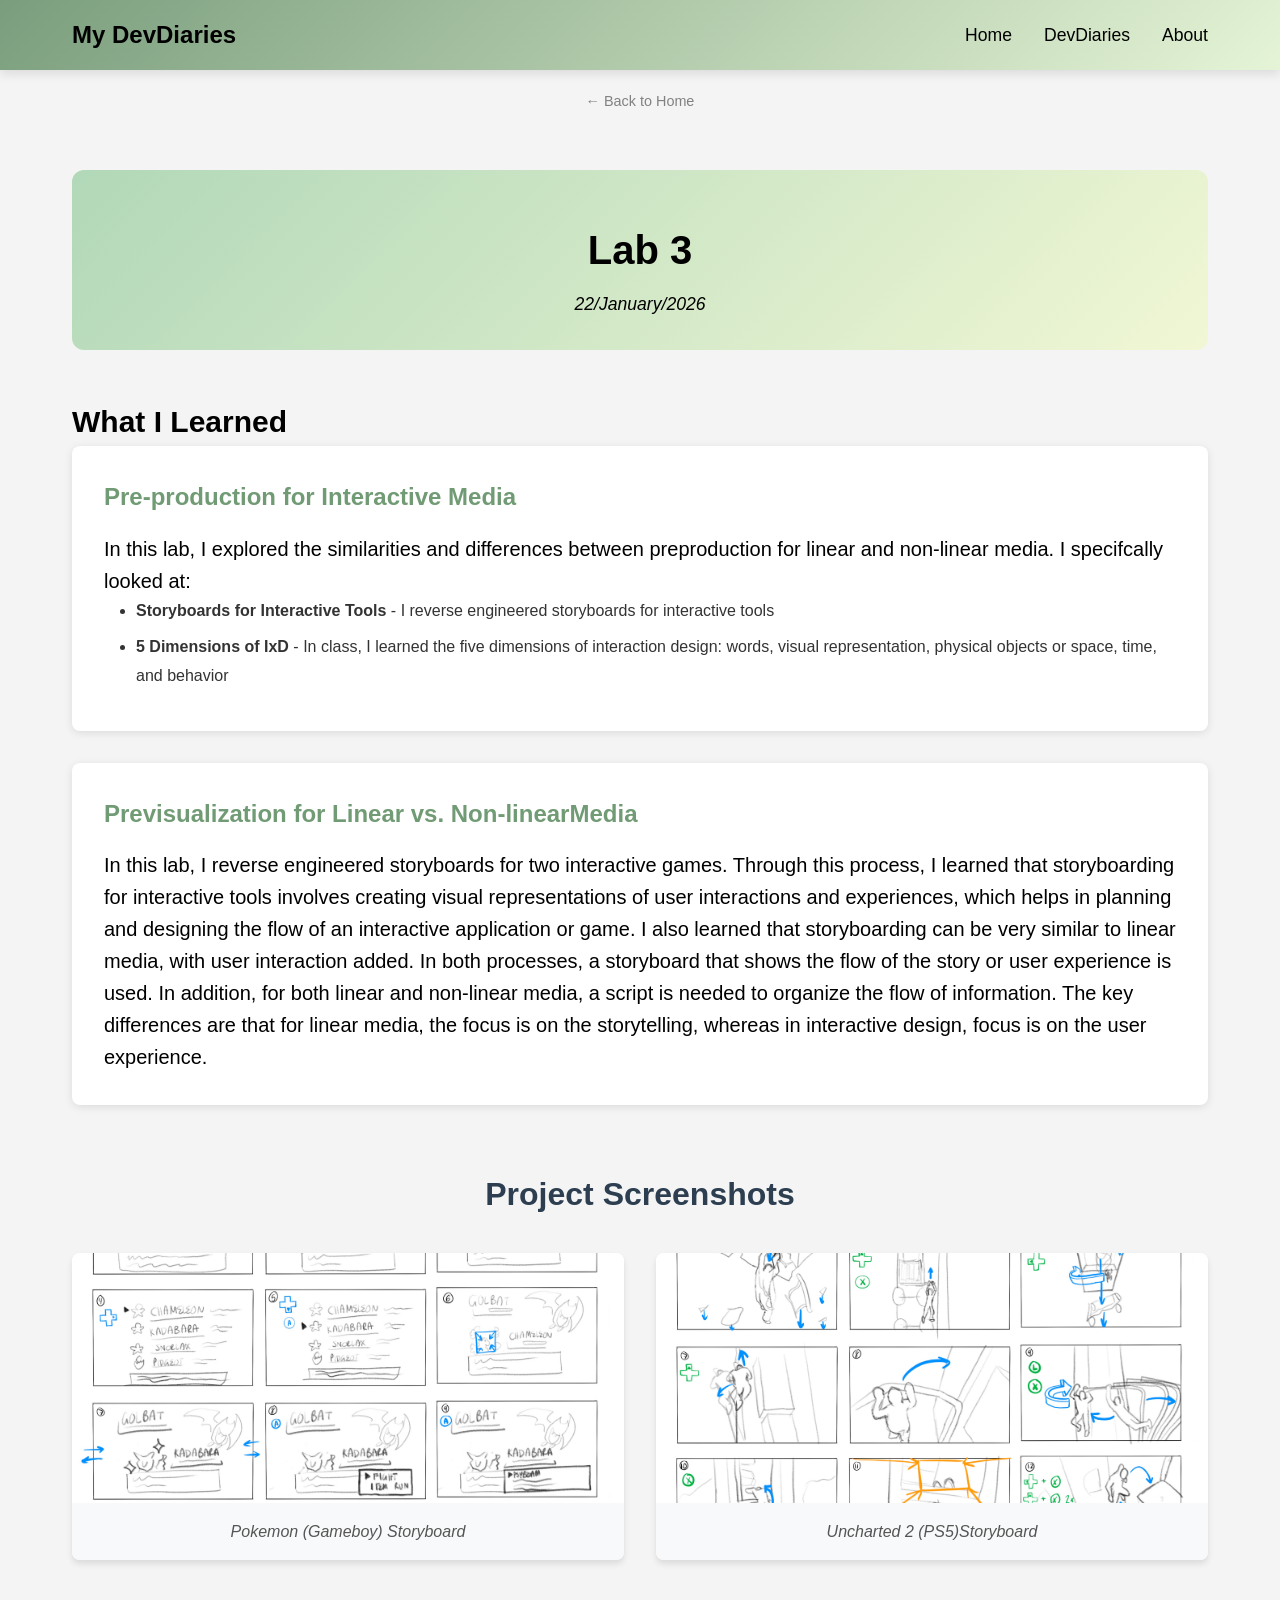
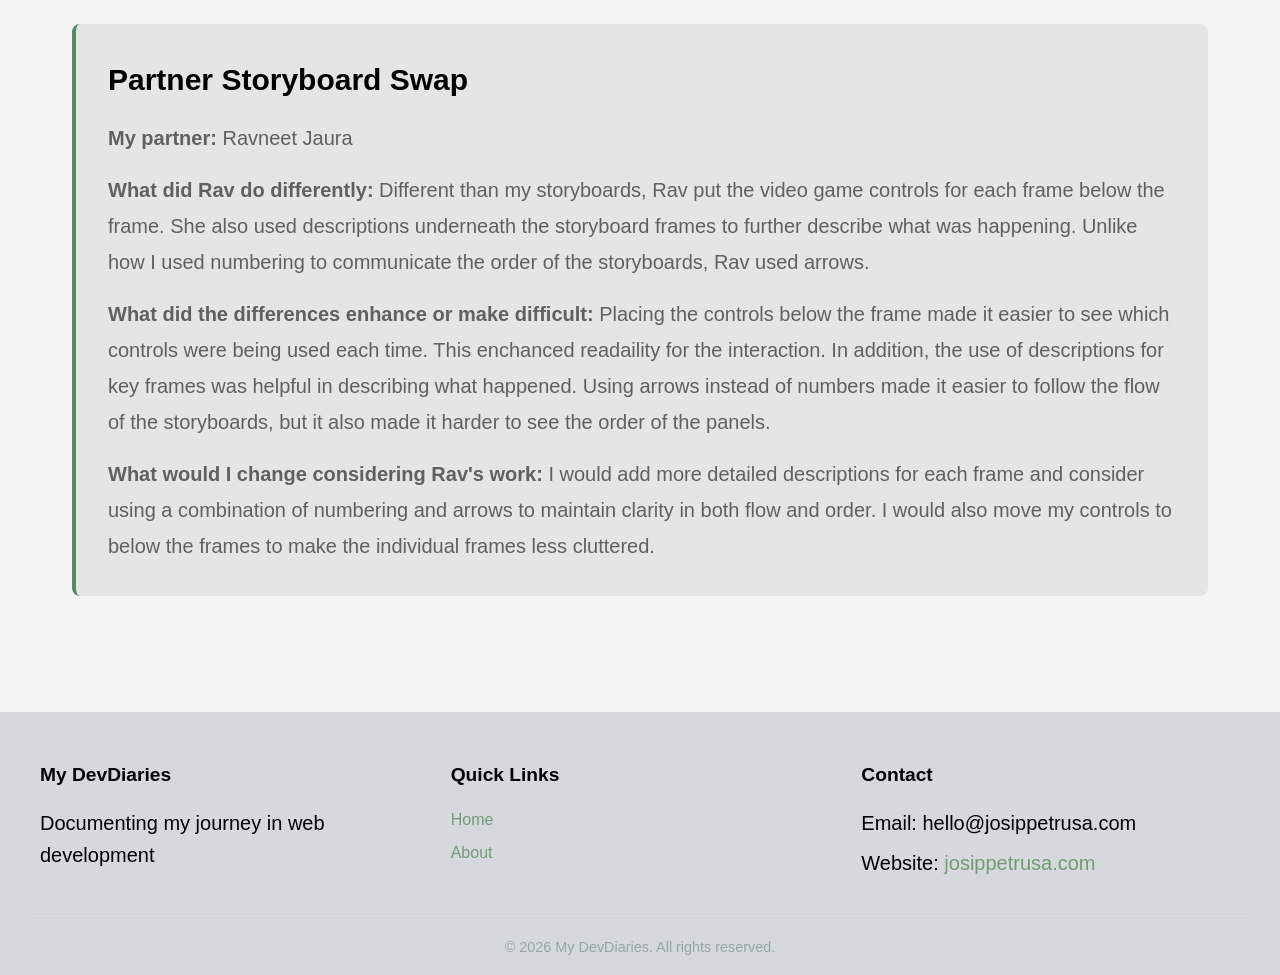
<file: pages/lab3.html>
<!DOCTYPE html>
<html lang="en">

<head>
    <meta charset="UTF-8">
    <meta name="viewport" content="width=device-width, initial-scale=1.0">
    <title>Lab 3</title>
    <link rel="stylesheet" href="../style.css">
    <script defer src="../js/include.js"></script>
</head>

<body>
    <div data-include="../components/header.html"></div>
    <nav class="breadcrumb">
        <a href="../index.html">← Back to Home</a>
    </nav>

    <main>
        <section class="lab-header">
            <h1>Lab 3</h1>
            <p class="lab-date">22/January/2026</p>
        </section>

        <section class="lab-content">
            <h2>What I Learned</h2>

            <div class="learning-section">
                <h3>Pre-production for Interactive Media</h3>
                <p>In this lab, I explored the similarities and differences between preproduction for linear and
                    non-linear media. I specifcally looked at:</p>
                <ul>
                    <li><strong>Storyboards for Interactive Tools</strong> - I reverse engineered storyboards for
                        interactive tools</li>
                    <li><strong>5 Dimensions of IxD</strong> - In class, I learned the five dimensions of interaction
                        design: words, visual representation, physical objects or space, time, and behavior</li>
                </ul>
            </div>

            <div class="learning-section">
                <h3>Previsualization for Linear vs. Non-linearMedia</h3>
                <p>In this lab, I reverse engineered storyboards for two interactive games. Through this process, I
                    learned that storyboarding for interactive tools involves creating visual representations of user
                    interactions and experiences, which helps in planning and designing the flow of an interactive
                    application or game. I also learned that storyboarding can be very similar to linear media, with
                    user interaction added. In both processes, a storyboard that shows the flow of the story or user
                    experience is used. In addition, for both linear and non-linear media, a script is needed to
                    organize the flow of information. The key differences are that for linear media, the focus is on the
                    storytelling, whereas in interactive design, focus is on the user experience.</p>
            </div>


        </section>

        <section class="lab-images">
            <h2>Project Screenshots</h2>

            <div class="screenshot-grid">
                <figure>
                    <img src="../images/pokemon_storyboard.jpg"
                        alt="Shows a storyboard for a Pokemon interactive game, with various panels showing different scenes and interactions within the game">
                    <figcaption>Pokemon (Gameboy) Storyboard</figcaption>
                </figure>

                <figure>
                    <img src="../images/uncharted_storyboard.jpg"
                        alt="storyboard for Uncharted 2 interactive game, with various panels showing different scenes and interactions within the game">
                    <figcaption>Uncharted 2 (PS5)Storyboard</figcaption>
                </figure>

            </div>
        </section>

        <section class="lab-reflection">
            <h2>Partner Storyboard Swap</h2>
            <p><strong>My partner:</strong> Ravneet Jaura</p>
            <p><strong>What did Rav do differently:</strong> Different than my storyboards, Rav put the video game
                controls for each frame below the frame. She also used descriptions underneath the storyboard frames to
                further describe what was happening. Unlike how I used numbering to communicate the order of the
                storyboards, Rav used arrows. </p>
            <p><strong>What did the differences enhance or make difficult:</strong> Placing the controls below the frame
                made it easier to see which controls were being used each time. This enchanced readaility for the
                interaction. In addition, the use of descriptions for key frames was helpful in describing what
                happened. Using arrows instead of numbers made it easier to follow the flow of the storyboards, but it
                also made it harder to see the order of the panels. </p>
            <p><strong>What would I change considering Rav's work:</strong> I would add more detailed descriptions for
                each frame and consider using a combination of numbering and arrows to maintain clarity in both flow and
                order. I would also move my controls to below the frames to make the individual frames less cluttered.
            </p>
    </main>
    <div data-include="../components/footer.html"></div>
</body>

</html>
</file>
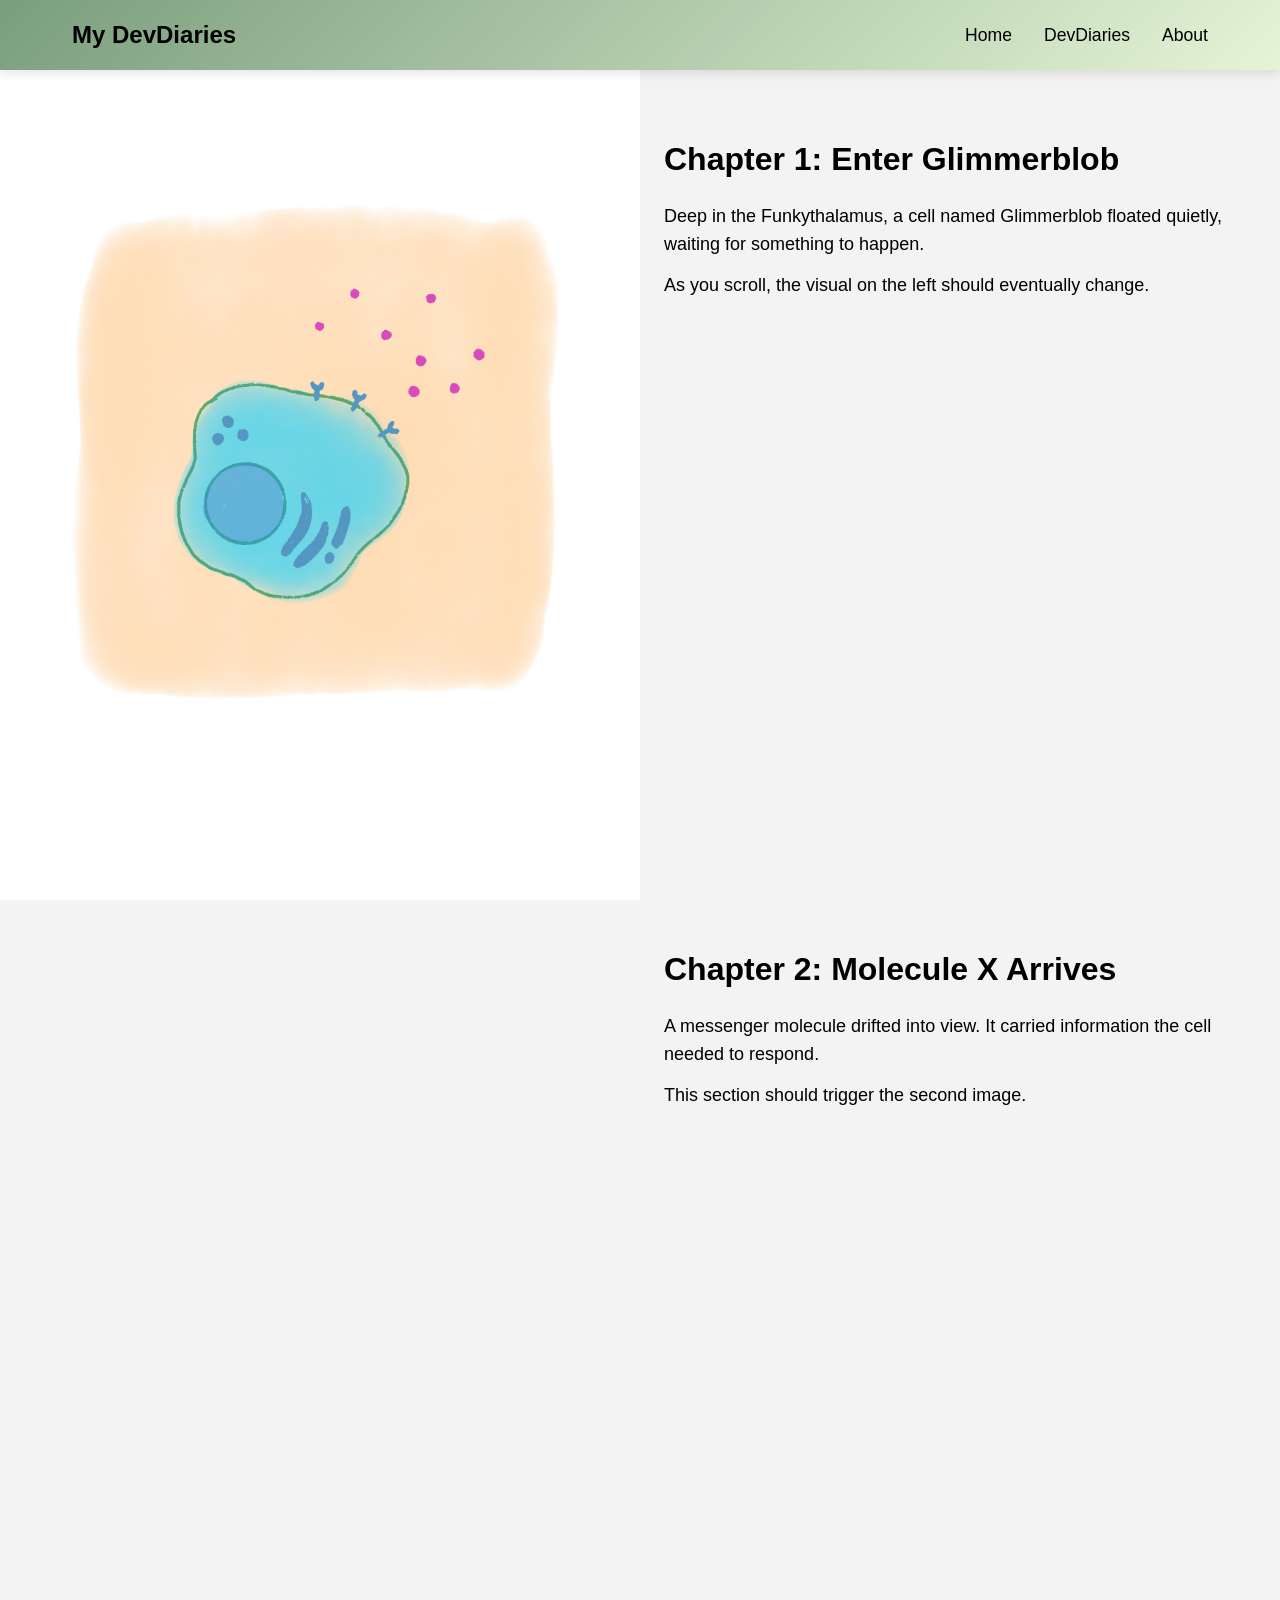
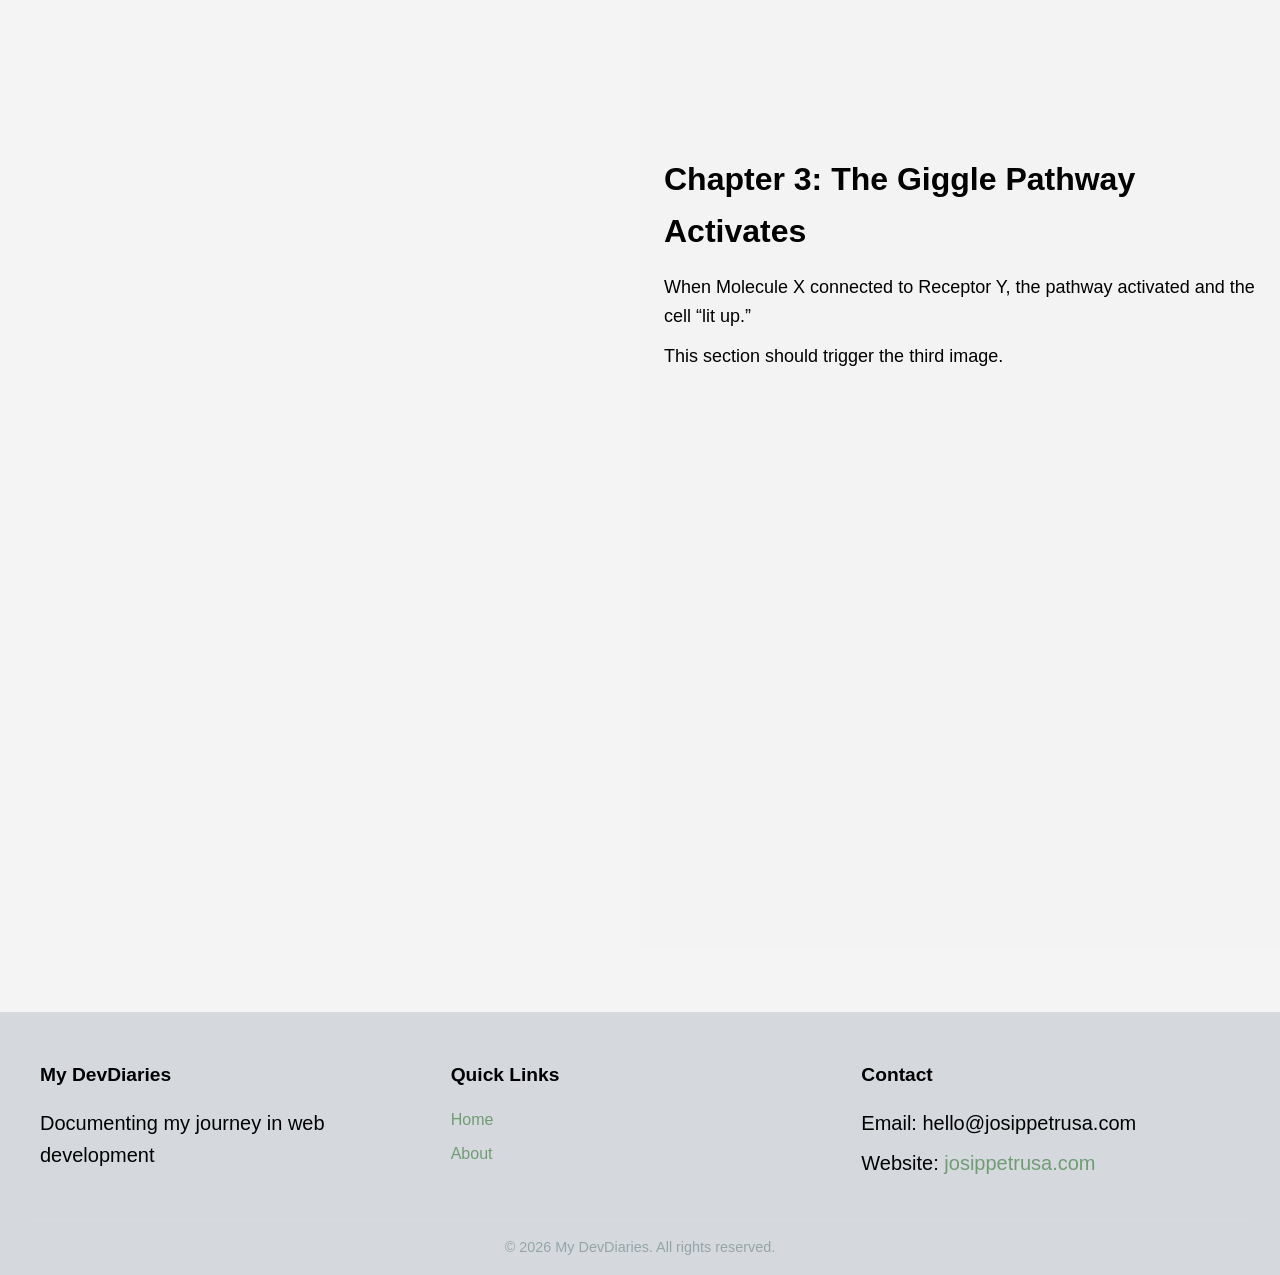
<file: pages/lab4.html>
<!DOCTYPE html>
<html lang="en">

<head>
    <meta charset="UTF-8" />
    <meta name="viewport" content="width=device-width, initial-scale=1.0" />
    <title>Lab 4 - Scrollytelling</title>


    <!-- Connect CSS -->
    <link rel="stylesheet" href="../style.css" />
    <script defer src="../js/include.js"></script>
</head>

<body>

    <div data-include="../components/header.html"></div>

    <div class="scrolly-container">


        <!-- LEFT: visuals -->
        <div class="visual-column">
            <div class="visual-stack">
                <div class="visual" id="visual-1">
                    <img src="../assets/Step1.jpg" alt="Step 1" />
                </div>
                <div class="visual" id="visual-2">
                    <img src="../assets/Step2.jpg" alt="Step 2" />
                </div>
                <div class="visual" id="visual-3">
                    <img src="../assets/Step3.jpg" alt="Step 3" />
                </div>
            </div>
        </div>


        <!-- RIGHT: story text -->
        <div class="text-column">
            <section class="story-step" data-visual="1">
                <h2>Chapter 1: Enter Glimmerblob</h2>
                <p>Deep in the Funkythalamus, a cell named Glimmerblob floated quietly, waiting for something to happen.
                </p>
                <p>As you scroll, the visual on the left should eventually change.</p>
            </section>


            <section class="story-step" data-visual="2">
                <h2>Chapter 2: Molecule X Arrives</h2>
                <p>A messenger molecule drifted into view. It carried information the cell needed to respond.</p>
                <p>This section should trigger the second image.</p>
            </section>


            <section class="story-step" data-visual="3">
                <h2>Chapter 3: The Giggle Pathway Activates</h2>
                <p>When Molecule X connected to Receptor Y, the pathway activated and the cell “lit up.”</p>
                <p>This section should trigger the third image.</p>
            </section>

        </div>
        <div class="spacer"></div>



    </div>


    <script src="../js/script.js"></script>

    <div data-include="../components/footer.html"></div>
</body>


</html>
</file>
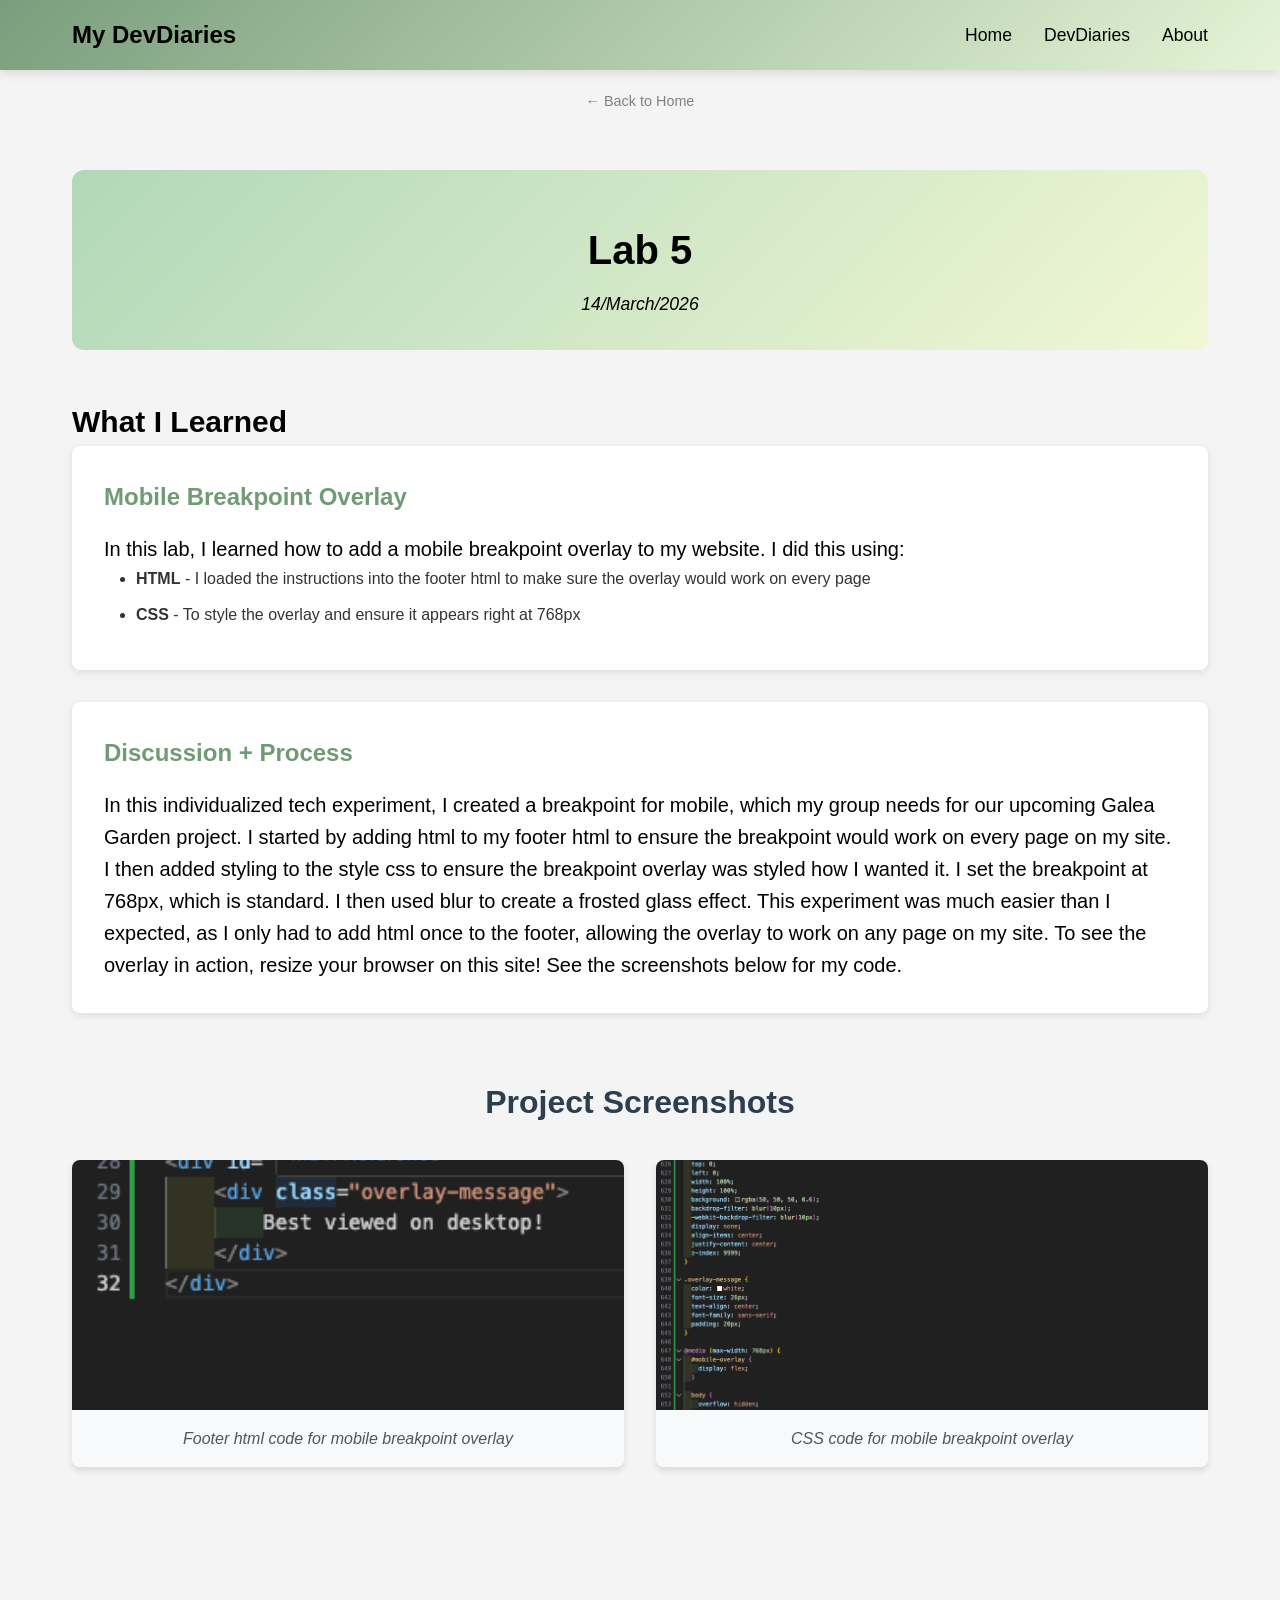
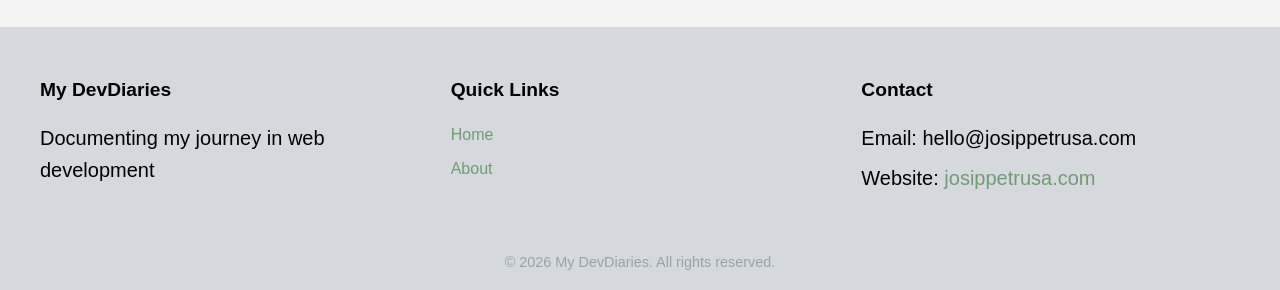
<file: pages/lab5.html>
<!DOCTYPE html>
<html lang="en">

<head>
    <meta charset="UTF-8">
    <meta name="viewport" content="width=device-width, initial-scale=1.0">
    <title>Lab 5</title>
    <link rel="stylesheet" href="../style.css">
    <script defer src="../js/include.js"></script>
</head>

<body>
    <div data-include="../components/header.html"></div>
    <nav class="breadcrumb">
        <a href="../index.html">← Back to Home</a>
    </nav>

    <main>
        <section class="lab-header">
            <h1>Lab 5</h1>
            <p class="lab-date">14/March/2026</p>
        </section>

        <section class="lab-content">
            <h2>What I Learned</h2>

            <div class="learning-section">
                <h3>Mobile Breakpoint Overlay</h3>
                <p>In this lab, I learned how to add a mobile breakpoint overlay to my website. I did this using:</p>
                <ul>
                    <li><strong>HTML</strong> - I loaded the instructions into the footer html to make sure the overlay
                        would work on every page</li>
                    <li><strong>CSS</strong> - To style the overlay and ensure it appears right at 768px</li>
                </ul>
            </div>

            <div class="learning-section">
                <h3>Discussion + Process</h3>
                <p>In this individualized tech experiment, I created a breakpoint for mobile, which my group needs for
                    our upcoming Galea Garden project. I started by adding html to my footer html to ensure the
                    breakpoint would work on every page on my site. I then added styling to the style css to ensure the
                    breakpoint overlay was styled how I wanted it. I set the breakpoint at 768px, which is standard. I
                    then used blur to create a frosted glass effect. This experiment was much easier than I expected, as
                    I only had to add html once to the footer, allowing the overlay to work on any page on my site. To
                    see the overlay in action, resize your browser on this site! See the screenshots below for my code.
                </p>
            </div>


        </section>

        <section class="lab-images">
            <h2>Project Screenshots</h2>

            <div class="screenshot-grid">
                <figure>
                    <img src="../images/lab5-html.png" alt="Footer html code for mobile breakpoint overlay.">
                    <figcaption>Footer html code for mobile breakpoint overlay</figcaption>
                </figure>

                <figure>
                    <img src="../images/lab5-CSS.png" alt="CSS code for mobile breakpoint overlay.">
                    <figcaption>CSS code for mobile breakpoint overlay</figcaption>
                </figure>

            </div>
        </section>

    </main>
    <div data-include="../components/footer.html"></div>
</body>

</html>
</file>
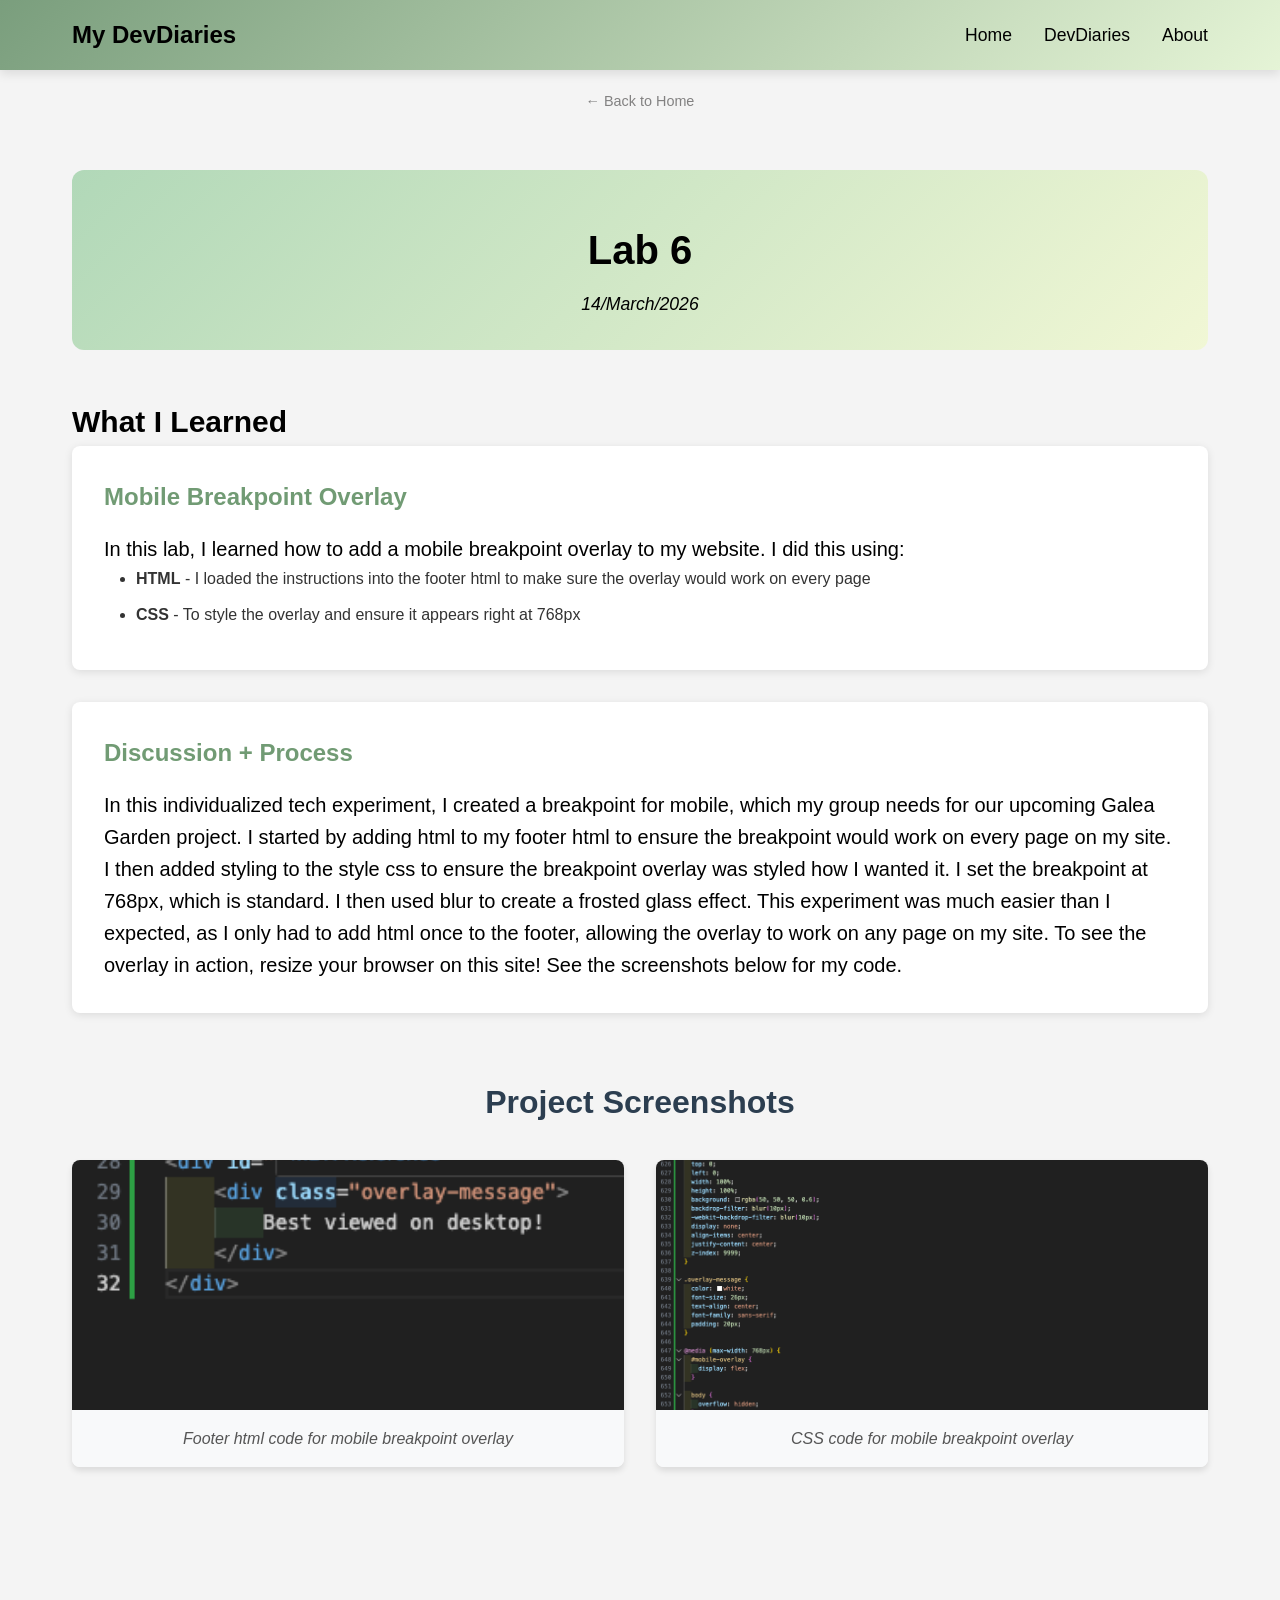
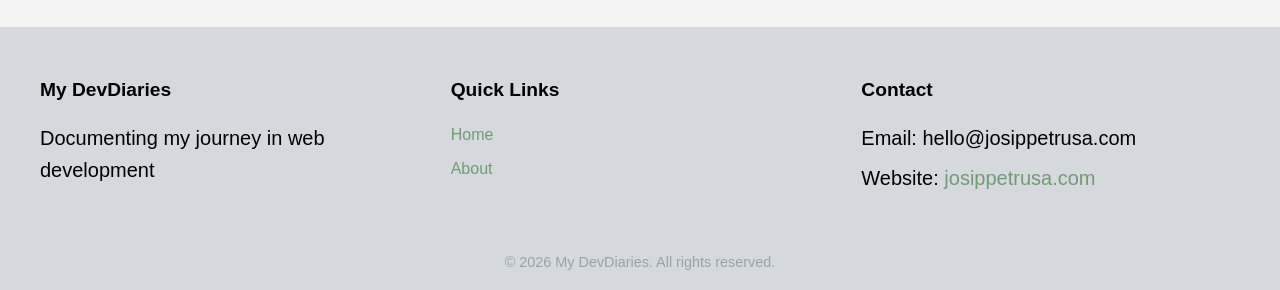
<file: pages/lab6.html>
<!DOCTYPE html>
<html lang="en">

<head>
    <meta charset="UTF-8">
    <meta name="viewport" content="width=device-width, initial-scale=1.0">
    <title>Lab 6</title>
    <link rel="stylesheet" href="../style.css">
    <script defer src="../js/include.js"></script>
</head>

<body>
    <div data-include="../components/header.html"></div>
    <nav class="breadcrumb">
        <a href="../index.html">← Back to Home</a>
    </nav>

    <main>
        <section class="lab-header">
            <h1>Lab 6</h1>
            <p class="lab-date">14/March/2026</p>
        </section>

        <section class="lab-content">
            <h2>What I Learned</h2>

            <div class="learning-section">
                <h3>Mobile Breakpoint Overlay</h3>
                <p>In this lab, I learned how to add a mobile breakpoint overlay to my website. I did this using:</p>
                <ul>
                    <li><strong>HTML</strong> - I loaded the instructions into the footer html to make sure the overlay
                        would work on every page</li>
                    <li><strong>CSS</strong> - To style the overlay and ensure it appears right at 768px</li>
                </ul>
            </div>

            <div class="learning-section">
                <h3>Discussion + Process</h3>
                <p>In this individualized tech experiment, I created a breakpoint for mobile, which my group needs for
                    our upcoming Galea Garden project. I started by adding html to my footer html to ensure the
                    breakpoint would work on every page on my site. I then added styling to the style css to ensure the
                    breakpoint overlay was styled how I wanted it. I set the breakpoint at 768px, which is standard. I
                    then used blur to create a frosted glass effect. This experiment was much easier than I expected, as
                    I only had to add html once to the footer, allowing the overlay to work on any page on my site. To
                    see the overlay in action, resize your browser on this site! See the screenshots below for my code.
                </p>
            </div>


        </section>

        <section class="lab-images">
            <h2>Project Screenshots</h2>

            <div class="screenshot-grid">
                <figure>
                    <img src="../images/lab5-html.png" alt="Footer html code for mobile breakpoint overlay.">
                    <figcaption>Footer html code for mobile breakpoint overlay</figcaption>
                </figure>

                <figure>
                    <img src="../images/lab5-CSS.png" alt="CSS code for mobile breakpoint overlay.">
                    <figcaption>CSS code for mobile breakpoint overlay</figcaption>
                </figure>

            </div>
        </section>

    </main>
    <div data-include="../components/footer.html"></div>
</body>

</html>
</file>
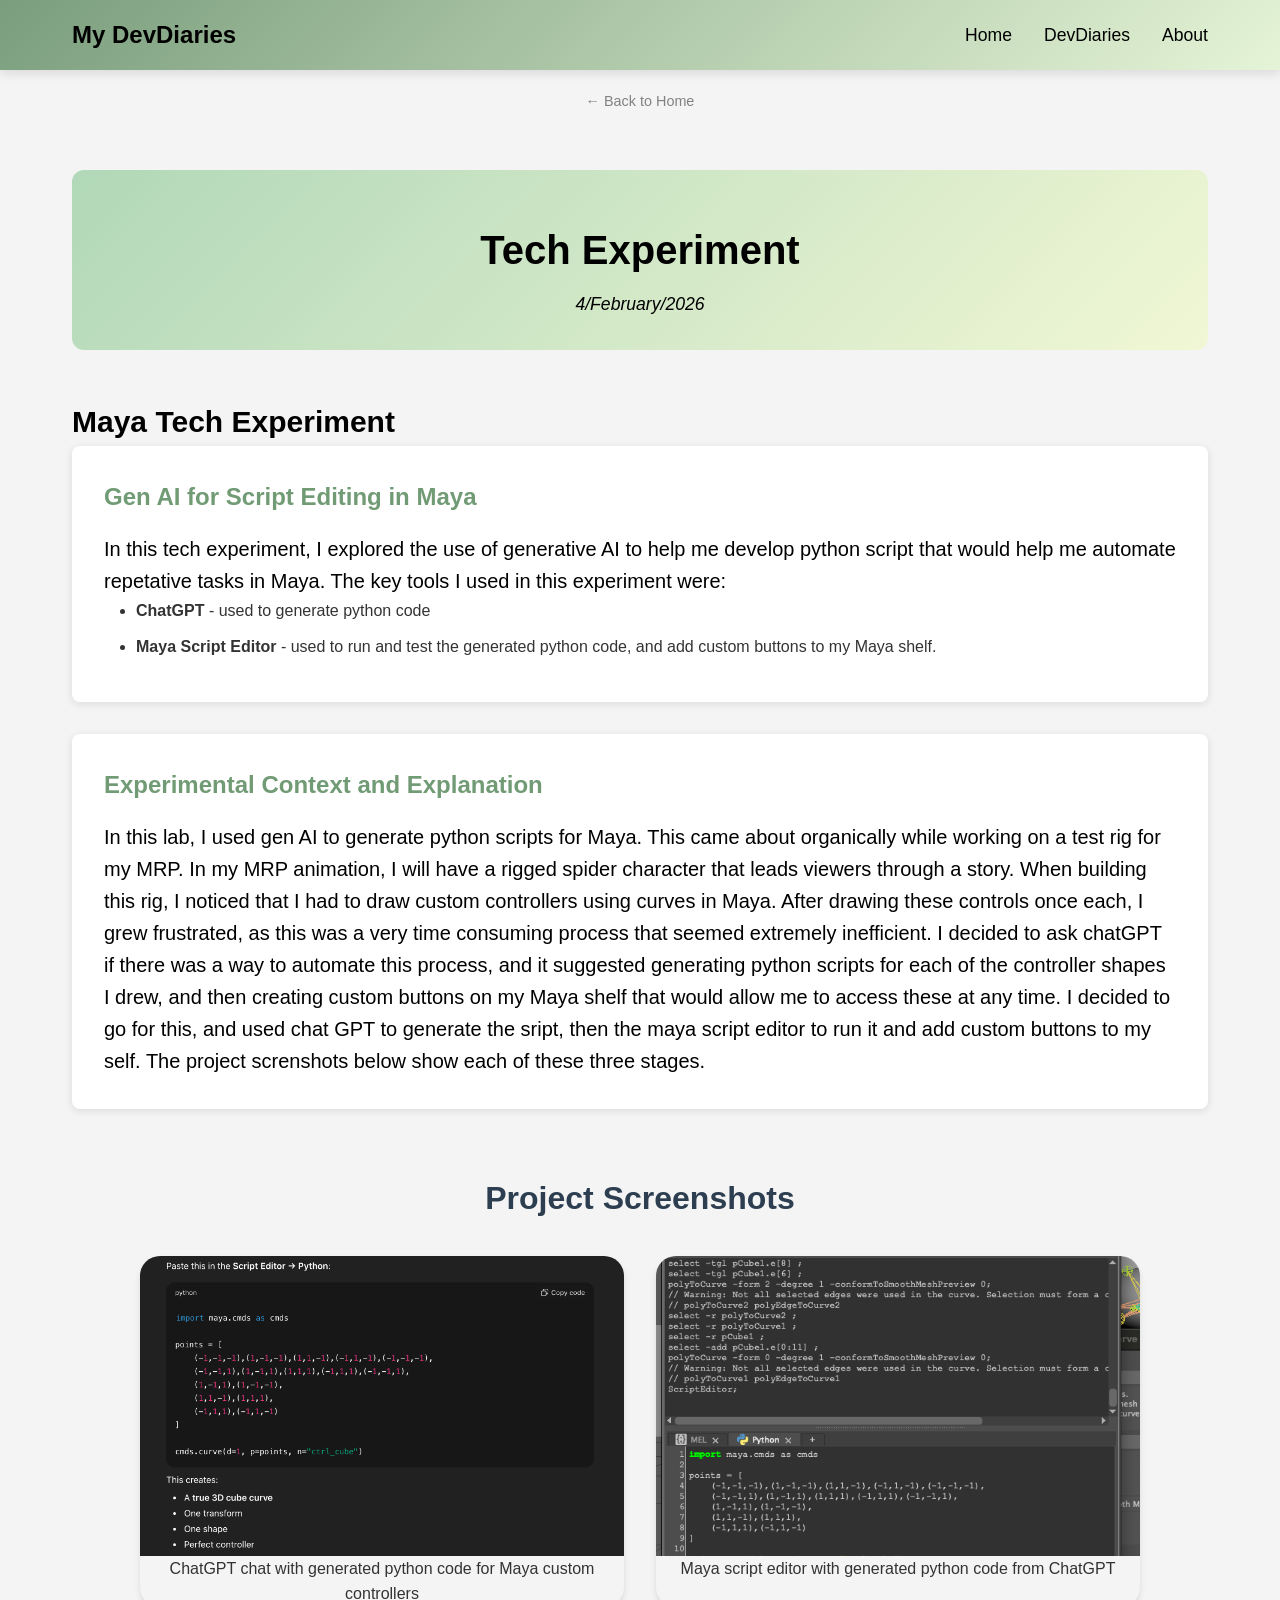
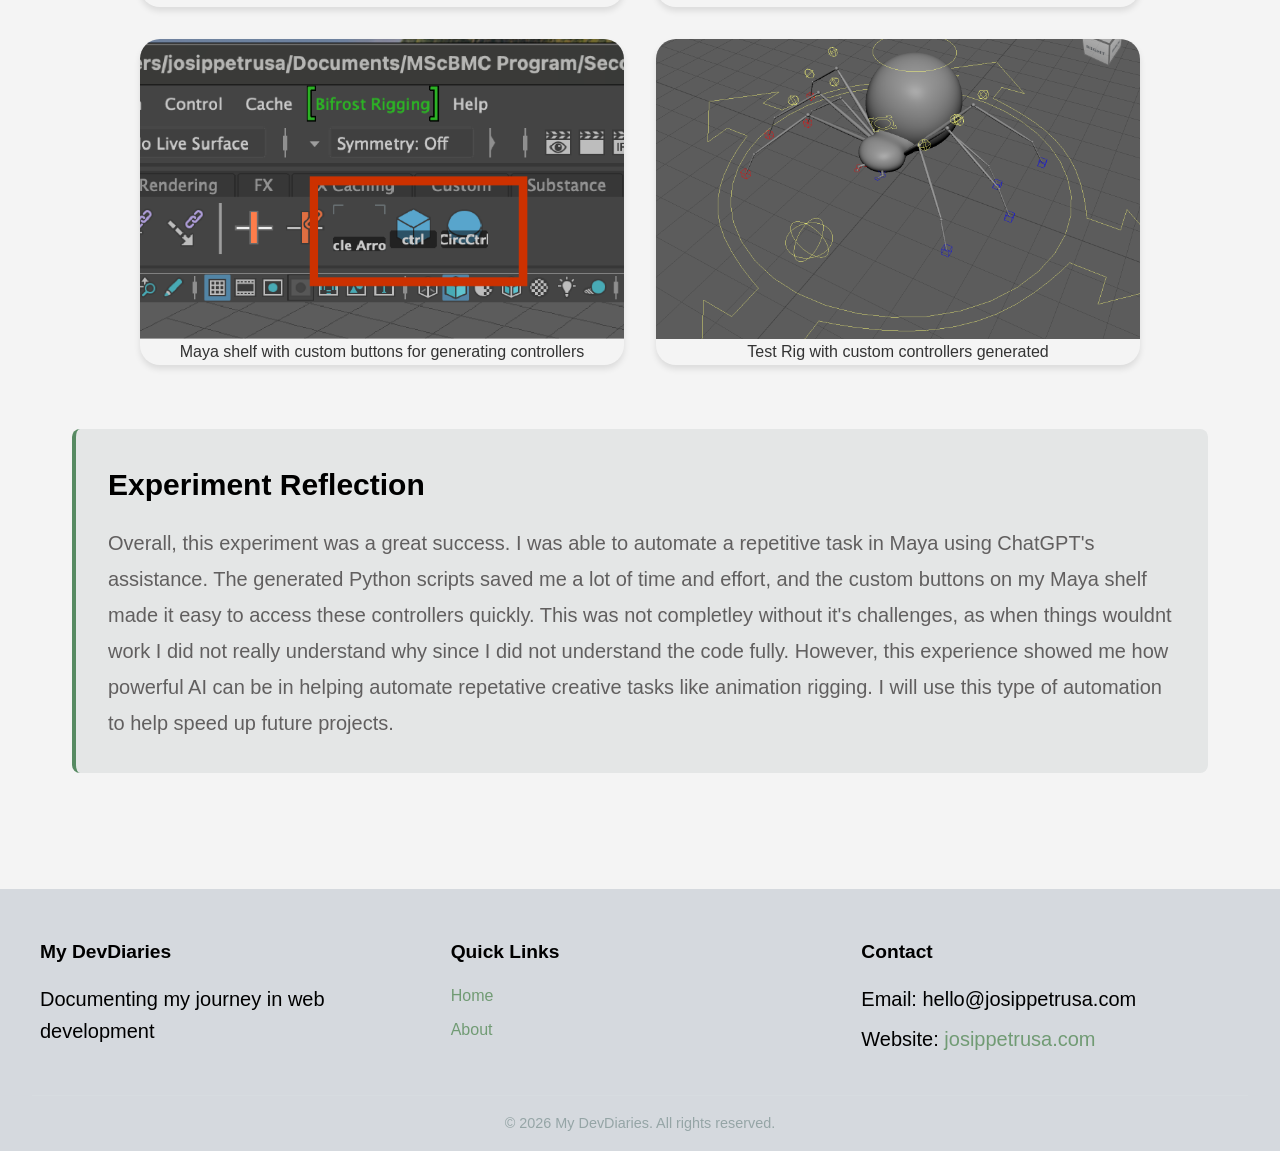
<file: pages/TechExpt.html>
<!DOCTYPE html>
<html lang="en">

<head>
    <meta charset="UTF-8">
    <meta name="viewport" content="width=device-width, initial-scale=1.0">
    <title>Lab 3</title>
    <link rel="stylesheet" href="../style.css">
    <script defer src="../js/include.js"></script>
</head>

<body>
    <div data-include="../components/header.html"></div>
    <nav class="breadcrumb">
        <a href="../index.html">← Back to Home</a>
    </nav>

    <main>
        <section class="lab-header">
            <h1>Tech Experiment</h1>
            <p class="lab-date">4/February/2026</p>
        </section>

        <section class="lab-content">
            <h2>Maya Tech Experiment</h2>

            <div class="learning-section">
                <h3>Gen AI for Script Editing in Maya</h3>
                <p>In this tech experiment, I explored the use of generative AI to help me develop python script that
                    would help me automate repetative tasks in Maya. The key tools I used in this experiment were:</p>
                <ul>
                    <li><strong>ChatGPT</strong> - used to generate python code</li>
                    <li><strong>Maya Script Editor</strong> - used to run and test the generated python code, and add
                        custom buttons to my Maya shelf.</li>
                </ul>
            </div>

            <div class="learning-section">
                <h3>Experimental Context and Explanation</h3>
                <p>In this lab, I used gen AI to generate python scripts for Maya. This came about organically while
                    working on a test rig for my MRP. In my MRP animation, I will have a rigged spider character that
                    leads viewers through a story. When building this rig, I noticed that I had to draw custom
                    controllers using curves in Maya. After drawing these controls once each, I grew frustrated, as this
                    was a very time consuming process that seemed extremely inefficient. I decided to ask chatGPT if
                    there was a way to automate this process, and it suggested generating python scripts for each of the
                    controller shapes I drew, and then creating custom buttons on my Maya shelf that would allow me to
                    access these at any time. I decided to go for this, and used chat GPT to generate the sript, then
                    the maya script editor to run it and add custom buttons to my self. The project screnshots below
                    show each of these three stages.</p>
            </div>


        </section>

        <section class="lab-images">
            <h2>Project Screenshots</h2>

            <div class="gallery-grid">

                <div class="gallery-item">
                    <figure>
                        <img src="../images/ChatGPT.png"
                            alt="Shows ChatGPT interface with python code for generating custom controllers in Maya">
                        <figcaption>ChatGPT chat with generated python code for Maya custom controllers</figcaption>
                    </figure>
                </div>

                <div class="gallery-item">
                    <figure>
                        <img src="../images/MayaScriptEditor.png"
                            alt="Shows the Maya Script Editor window with generated python code from chatGPT">
                        <figcaption>Maya script editor with generated python code from ChatGPT</figcaption>
                    </figure>
                </div>

                <div class="gallery-item">
                    <figure>
                        <img src="../images/MayaCustomButtons.png"
                            alt="Shows the Maya shelf with custom buttons for generating custom controllers">
                        <figcaption>Maya shelf with custom buttons for generating controllers</figcaption>
                    </figure>
                </div>
                <div class="gallery-item">
                    <figure>
                        <img src="../images/MayaSpider.png"
                            alt="Shows a Maya scene with a spider character rig with controllers">
                        <figcaption>Test Rig with custom controllers generated</figcaption>
                    </figure>
                </div>

            </div>
        </section>

        <section class="lab-reflection">
            <h2>Experiment Reflection</h2>
            <p>Overall, this experiment was a great success. I was able to automate a repetitive task in Maya using
                ChatGPT's assistance. The generated Python scripts saved me a lot of time and effort, and the custom
                buttons on my Maya shelf made it easy to access these controllers quickly. This was not completley
                without it's challenges, as when things wouldnt work I did not really understand why since I did not
                understand the code fully. However, this experience showed me how
                powerful AI can be in helping automate repetative creative tasks like animation rigging. I will use this
                type of
                automation to help speed up future projects.</p>

    </main>
    <div data-include="../components/footer.html"></div>
</body>

</html>
</file>
<file: style.css>
body {
  background-color: #ffffff;
}

h1 {
  color: rgb(0, 0, 0);
  font-size: 40px;
}

h2 {
  color: rgb(0, 0, 0);
  font-size: 30px;
}

h3 {
  color: rgb(0, 0, 0);
  font-size: 20px;
}

p {
  color: rgb(0, 0, 0);
  font-size: 20px;
}

img.responsive {
  max-width: 100%;
  height: auto;
  display: block;
  /* removes inline-gap */
  object-fit: cover;
  /* optional for cropping */
}

.alice-regular {
  font-family: "Alice", serif;
  font-weight: 400;
  font-style: normal;
}

body {
  font-family: 'Roboto Condensed', sans-serif;
}

/* Reset default styles */
* {
  margin: 0;
  padding: 0;
  box-sizing: border-box;
}

/* Header Styling */
header {
  background-color: #2c3e50;
  padding: 1rem 2rem;
  position: sticky;
  top: 0;
  z-index: 100;
}

nav {
  display: flex;
  justify-content: space-between;
  align-items: center;
  max-width: 1200px;
  margin: 0 auto;
  padding: 0 2rem;
}

/* Logo Styling */
.logo h1 {
  color: #000000;
  font-size: 1.5rem;
  font-weight: 600;
}

/* Navigation Links */
.nav-links {
  display: flex;
  list-style: none;
  gap: 2rem;
}



/* Shared container to align header/nav and other centered content */
.container {
  max-width: 1200px;
  margin: 0 auto;
  padding: 0 2rem;
  box-sizing: border-box;
}

.nav-links a {
  color: #000000;
  text-decoration: none;
  font-size: 1.1rem;
  padding-bottom: 0.25rem;
  border-bottom: 3px solid transparent;
  transition: all 0.3s ease;
}

/* Hover Effects for Navigation Links */
.nav-links a:hover {
  color: #ffffff;
  border-bottom: 3px solid #ffffff;
}

/* Active/Current Page Styling */
.nav-links a.active {
  color: #000000;
  border-bottom: 3px solid #000000;
  font-weight: 600;
}

/* Enhanced Header Styling */
header {
  background: linear-gradient(135deg, #7a9e7d 0%, #e5f4d6 100%);
  padding: 1rem 0;
  position: sticky;
  top: 0;
  z-index: 100;
  box-shadow: 0 4px 10px rgba(0, 0, 0, 0.1);
}

/* Improve spacing and readability */
.nav-links {
  display: flex;
  list-style: none;
  gap: 2rem;
}

/* On smaller screens, reduce gap */
@media (max-width: 768px) {
  .nav-links {
    gap: 1rem;
  }

  .nav-links a {
    font-size: 1rem;
  }

  .logo h1 {
    font-size: 1.2rem;
  }
}

/* Footer Styling */
footer {
  background-color: #d5d9de;
  color: #719b74;
  padding: 3rem 2rem 1rem;
  margin-top: 4rem;
  /* ensure footer sits above any fixed/sticky visuals */
  position: relative;
  z-index: 999;
}

.footer-content {
  display: flex;
  justify-content: space-around;
  max-width: 1200px;
  margin: 0 auto;
  gap: 2rem;
  flex-wrap: wrap;
}

.footer-section {
  flex: 1;
  min-width: 200px;
}

.footer-section h3 {
  color: #000000;
  margin-bottom: 1rem;
  font-size: 1.2rem;
}

.footer-section p {
  margin-bottom: 0.5rem;
  line-height: 1.6;
}

.footer-section ul {
  list-style: none;
}

.footer-section ul li {
  margin-bottom: 0.5rem;
}

.footer-section a {
  color: #719b74;
  text-decoration: none;
  transition: color 0.3s ease;
}

.footer-section a:hover {
  color: #ffffff;
}

.footer-bottom {
  text-align: center;
  margin-top: 2rem;
  padding-top: 1rem;
  border-top: 1px solid rgba(236, 240, 241, 0.1);
}

.footer-bottom p {
  font-size: 0.9rem;
  color: #95a5a6;
}

/* Main Content Styling */
main {
  max-width: 1200px;
  margin: 0 auto;
  padding: 2rem;
  min-height: calc(100vh - 400px);
}

/* Ensures content doesn't touch edges on small screens */
@media (max-width: 768px) {
  main {
    padding: 1.5rem 1rem;
  }
}

/* Responsive Footer */
@media (max-width: 768px) {
  .footer-content {
    flex-direction: column;
    text-align: center;
  }

  .footer-section {
    margin-bottom: 2rem;
  }

  footer {
    padding: 2rem 1rem 1rem;
  }
}

/* Body and HTML Setup */
html {
  scroll-behavior: smooth;
}

body {
  font-family: 'Roboto', sans-serif;
  line-height: 1.6;
  color: #333;
  background-color: #f4f4f4;
  min-height: 100vh;
  display: flex;
  flex-direction: column;
}

/* Make main content grow to push footer down */
main {
  flex: 1;
  max-width: 1200px;
  margin: 0 auto;
  padding: 2rem;
  width: 100%;
}

/* Gallery Section */
.gallery {
  margin-top: 4rem;
}

.gallery h2 {
  text-align: center;
  font-size: 2.5rem;
  margin-bottom: 3rem;
  color: #5f5f5f;
}

/* CSS Grid Layout - 2 Column Grid */
.gallery-grid {
  display: grid;
  grid-template-columns: repeat(2, 1fr);
  gap: 2rem;
  max-width: 1000px;
  margin: 0 auto;
}

/* Gallery Item Styling */
.gallery-item {
  position: relative;
  overflow: hidden;
  border-radius: 20px;
  box-shadow: 0 4px 6px rgba(0, 0, 0, 0.1);
  transition: transform 0.3s ease, box-shadow 0.3s ease;
  cursor: pointer;
  text-align: center;
}

.gallery-item:hover {
  transform: translateY(-5px);
  box-shadow: 0 8px 15px rgba(0, 0, 0, 0.2);
}

.gallery-item img {
  width: 100%;
  height: 300px;
  object-fit: cover;
  display: block;
}

.gallery-item a {
  text-decoration: none;
  color: inherit;
  display: block;
}

/* Responsive Gallery */
@media (max-width: 768px) {
  .gallery-grid {
    grid-template-columns: 1fr;
    gap: 1.5rem;
  }

  .gallery h2 {
    font-size: 2rem;
  }

  .gallery-item {
    text-align: center;
  }

  .gallery-item img {
    height: 250px;
  }
}

@media (min-width: 769px) and (max-width: 1024px) {
  .gallery-grid {
    gap: 1.5rem;
  }
}

/* Hero Section */
.hero {
  text-align: center;
  padding: 4rem 2rem;
  background: linear-gradient(135deg, #b1d8b8 0%, #f1f7d5 100%);
  color: white;
  border-radius: 12px;
  margin-bottom: 3rem;
}

.hero h1 {
  font-size: 3rem;
  margin-bottom: 1rem;
  color: rgb(0, 0, 0);
}

.hero p {
  font-size: 1.3rem;
  max-width: 600px;
  margin: 0 auto;
  color: #000000;
}

@media (max-width: 768px) {
  .hero h1 {
    font-size: 2rem;
  }

  .hero p {
    font-size: 1.1rem;
  }

  .hero {
    padding: 3rem 1.5rem;
  }
}

/* Lab Page Styling */
.lab-header {
  text-align: center;
  padding: 3rem 2rem 2rem;
  background: linear-gradient(135deg, #b1d8b8 0%, #f1f7d5 100%);
  color: rgb(255, 255, 255);
  border-radius: 12px;
  margin-bottom: 3rem;
}

.lab-header h1 {
  font-size: 2.5rem;
  margin-bottom: 0.5rem;
  color: rgb(0, 0, 0);
}

.lab-date {
  font-size: 1.1rem;
  color: #000000;
  font-style: italic;
}

.lab-content {
  max-width: 1200px;
  margin: 0 auto 4rem;
}

.learning-section {
  background-color: white;
  padding: 2rem;
  margin-bottom: 2rem;
  border-radius: 8px;
  box-shadow: 0 2px 8px rgba(0, 0, 0, 0.1);
}

.learning-section h3 {
  color: #719b74;
  margin-bottom: 1rem;
  font-size: 1.5rem;
}

.learning-section ul {
  margin-left: 2rem;
  line-height: 1.8;
}

.learning-section li {
  margin-bottom: 0.5rem;
}

/* Screenshot Gallery */
.lab-images {
  margin-bottom: 4rem;
}

.lab-images h2 {
  text-align: center;
  font-size: 2rem;
  margin-bottom: 2rem;
  color: #2c3e50;
}

.screenshot-grid {
  display: grid;
  grid-template-columns: repeat(auto-fit, minmax(300px, 1fr));
  gap: 2rem;
  max-width: 1200px;
  margin: 0 auto;
}

.screenshot-grid figure {
  margin: 0;
  background: white;
  border-radius: 8px;
  overflow: hidden;
  box-shadow: 0 4px 6px rgba(0, 0, 0, 0.1);
  transition: transform 0.3s ease, box-shadow 0.3s ease;
}

.screenshot-grid figure:hover {
  transform: translateY(-5px);
  box-shadow: 0 8px 15px rgba(0, 0, 0, 0.2);
}

.screenshot-grid img {
  width: 100%;
  height: 250px;
  object-fit: cover;
  display: block;
}

.screenshot-grid figcaption {
  padding: 1rem;
  text-align: center;
  font-style: italic;
  color: #555;
  background-color: #f8f9fa;
}

/* Reflection Section */
.lab-reflection {
  max-width: 1200px;
  margin: 20px auto;
  padding: 2rem;
  background-color: #e4e6e6;
  border-radius: 8px;
  border-left: 4px solid #578a62;
}

.lab-reflection h2 {
  color: #000000;
  margin-bottom: 1rem;
}

.lab-reflection p {
  line-height: 1.8;
  margin-bottom: 1rem;
  color: #615f5f;
}

.lab-reflection p:last-child {
  margin-bottom: 0;
}

/*Logo formatting*/
.logo a {
  text-decoration: none;
  color: inherit;
}

/* Breadcrumb Navigation */
.breadcrumb {
  max-width: 1200px;
  margin: 20px auto;
  padding: 0;
  text-align: left;
}

.breadcrumb a {
  display: inline-block;
  text-decoration: none;
  color: #828181;
  font-size: 0.9rem;
  padding-bottom: 0.1rem;
  border-bottom: 3px solid transparent;
  transition: all 0.3s ease;
}

.breadcrumb a:hover {
  color: #000000;
  border-bottom: 3px solid #000000;
}

/* Basic reset */
* {
  margin: 0;
  padding: 0;
  box-sizing: border-box;
}


body {
  font-family: Arial, sans-serif;
}


/* Main 2-column layout */
.scrolly-container {
  display: flex;
  min-height: 100vh;
}


/* Left side (visual stage) */
.visual-column {
  position: fixed;
  left: 0;
  top: 0;
  width: 50%;
  height: 100vh;
  background: white;
  padding: 24px;
}

/* Visual stack container */
.visual-stack {
  position: relative;
  width: 100%;
  height: 100%;
}

/* Each visual sits on top of each other */
.visual {
  position: absolute;
  inset: 0;
  opacity: 0;
  transition: opacity 0.7s ease;
  display: flex;
  align-items: center;
  justify-content: center;
}

/* The active one shows */
.visual.active {
  opacity: 1;
}

.visual img {
  max-width: 90%;
  max-height: 90%;
  object-fit: contain;
}

/* Right side (story) */
.text-column {
  margin-left: 50%;
  width: 50%;
  padding: 24px;
  background: #f3f3f3;
}

.story-step {
  min-height: 90vh;
  padding: 40px 0;
}


.story-step h2 {
  font-size: 32px;
  margin-bottom: 16px;
}


.story-step p {
  font-size: 18px;
  margin-bottom: 12px;
}


.spacer {
  height: 20vh;
}

#mobile-overlay {
  position: fixed;
  top: 0;
  left: 0;
  width: 100%;
  height: 100%;
  background: rgba(50, 50, 50, 0.6);
  backdrop-filter: blur(10px);
  -webkit-backdrop-filter: blur(10px);
  display: none;
  align-items: center;
  justify-content: center;
  z-index: 9999;
}

.overlay-message {
  color: white;
  font-size: 26px;
  text-align: center;
  font-family: sans-serif;
  padding: 20px;
}

@media (max-width: 768px) {
  #mobile-overlay {
    display: flex;
  }

  body {
    overflow: hidden;
  }
}
</file>
